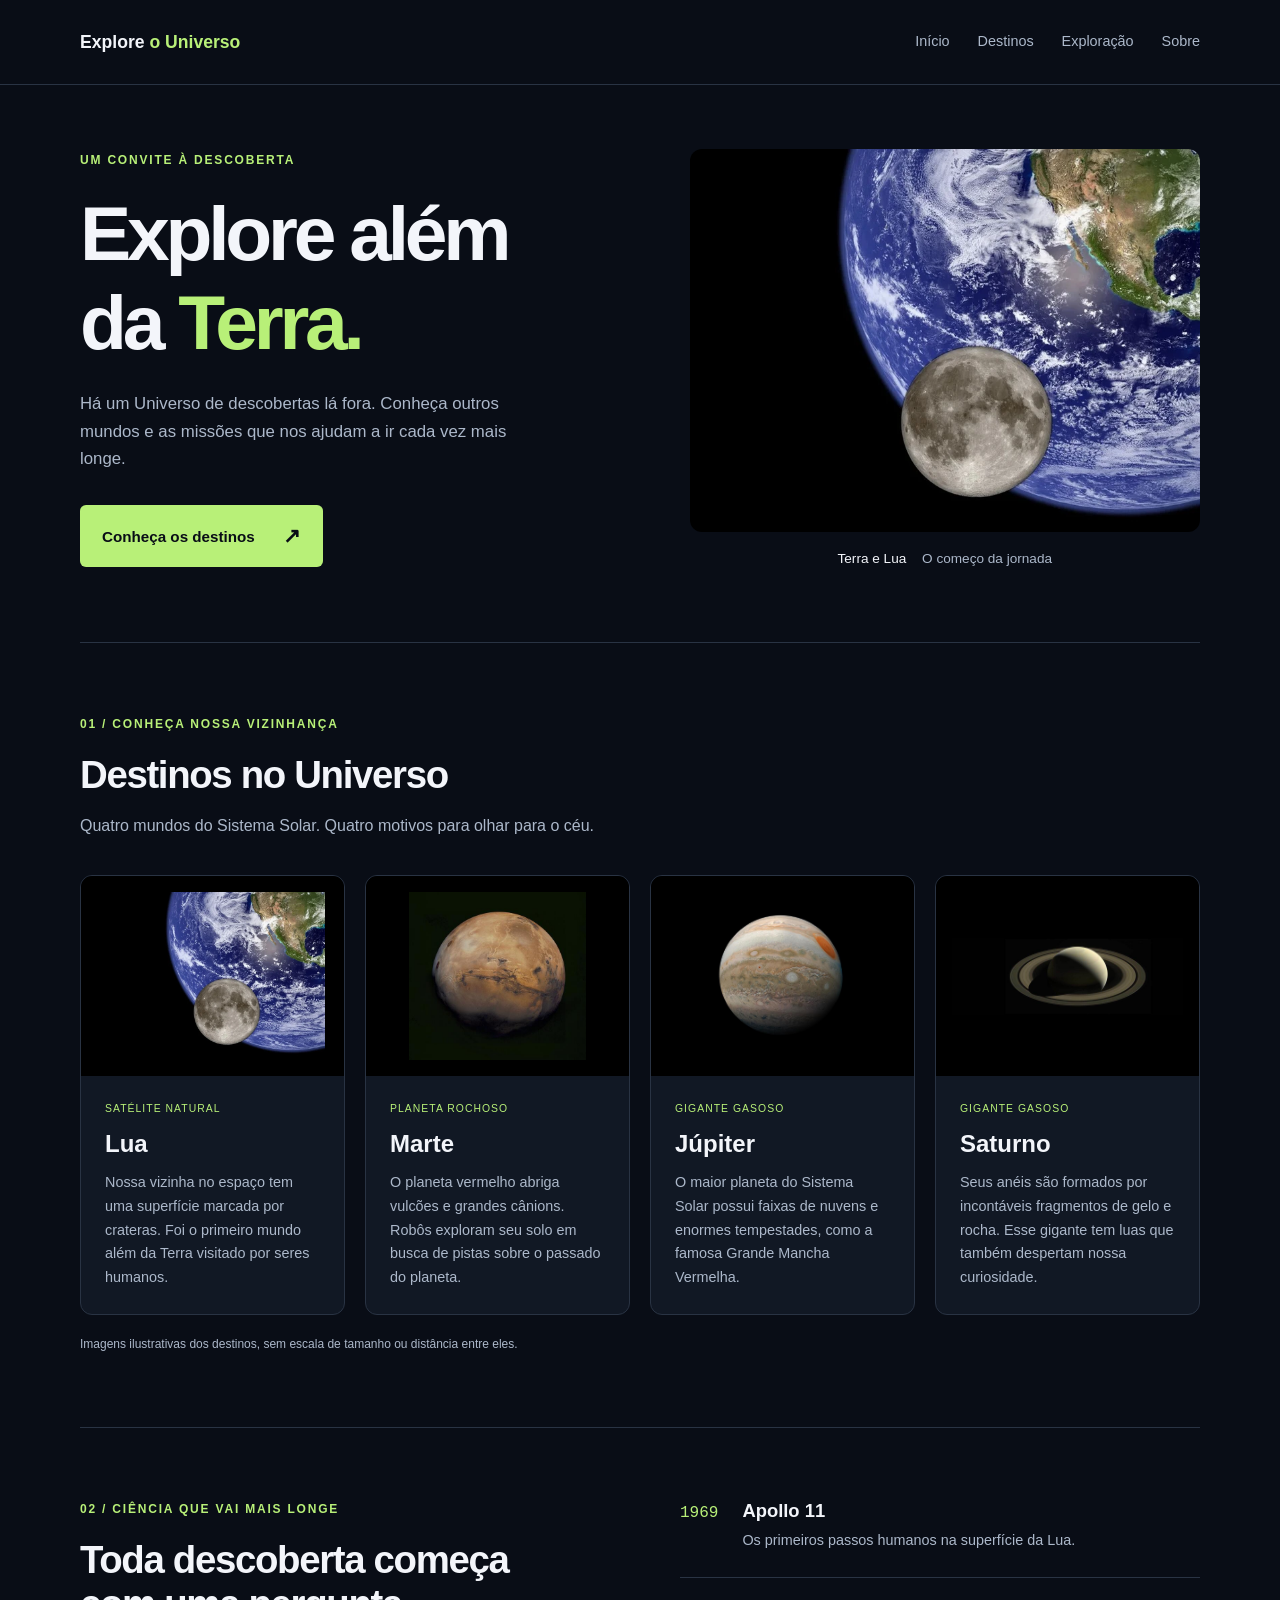
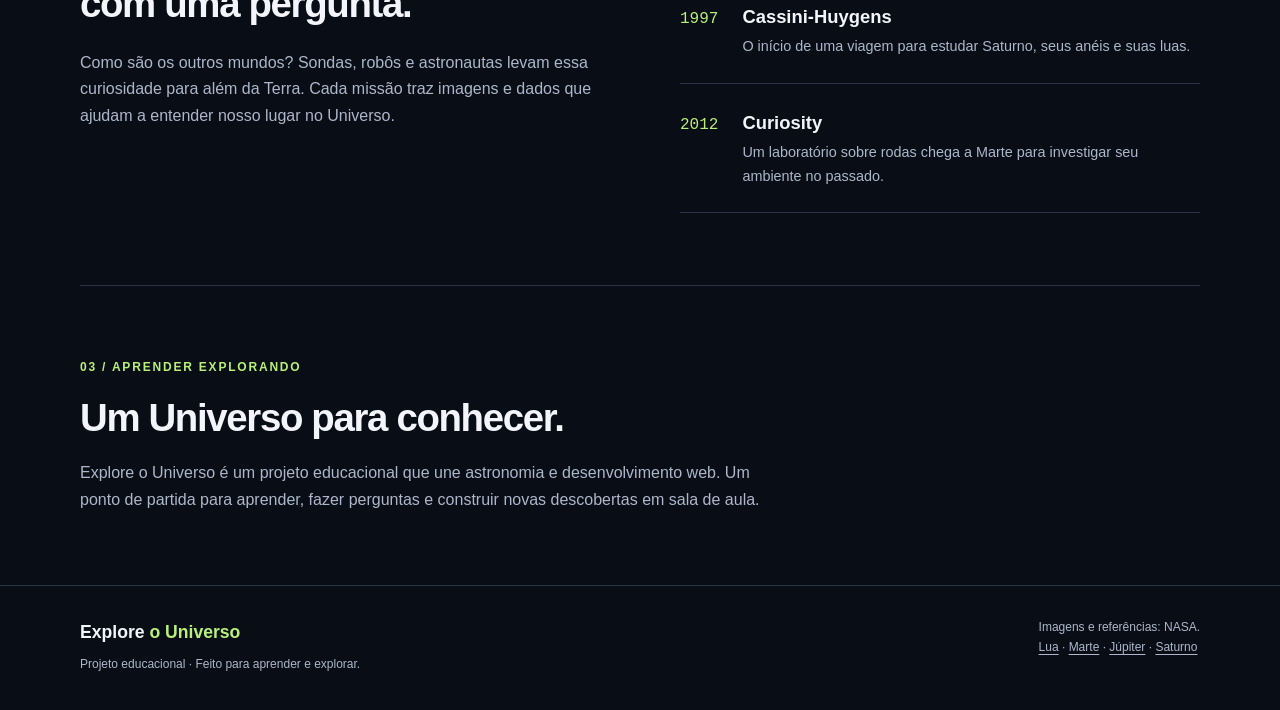
<file: versao0/index.html>
<!DOCTYPE html>
<html lang="pt-BR">
<head>
  <meta charset="UTF-8">
  <meta name="viewport" content="width=device-width, initial-scale=1.0">
  <meta name="description" content="Conheça a Lua, Marte, Júpiter e Saturno e descubra um pouco da história da exploração espacial.">
  <title>Explore o Universo</title>
  <link rel="stylesheet" href="css/estilos.css">
</head>
<body>
  <header class="cabecalho">
    <div class="container cabecalho-conteudo">
      <h1 class="marca"><a href="#inicio">Explore <span>o Universo</span></a></h1>
      <nav aria-label="Navegação principal">
        <ul class="menu">
          <li><a href="#inicio">Início</a></li>
          <li><a href="#destinos">Destinos</a></li>
          <li><a href="#exploracao">Exploração</a></li>
          <li><a href="#sobre">Sobre</a></li>
        </ul>
      </nav>
    </div>
  </header>

  <main>
    <section class="destaque container" id="inicio" aria-labelledby="titulo-destaque">
      <div class="destaque-texto">
        <p class="etiqueta">Um convite à descoberta</p>
        <h2 id="titulo-destaque">Explore além<br>da <span>Terra.</span></h2>
        <p class="introducao">Há um Universo de descobertas lá fora. Conheça outros mundos e as missões que nos ajudam a ir cada vez mais longe.</p>
        <a class="botao" href="#destinos">Conheça os destinos <span aria-hidden="true">↗</span></a>
      </div>
      <figure class="destaque-imagem">
        <img src="img/lua.webp" alt="Composição mostrando a Lua em primeiro plano e a Terra ao fundo." width="1000" height="750">
        <figcaption>Terra e Lua <span>O começo da jornada</span></figcaption>
      </figure>
    </section>

    <section class="destinos secao container" id="destinos" aria-labelledby="titulo-destinos">
      <p class="etiqueta">01 / Conheça nossa vizinhança</p>
      <h2 id="titulo-destinos">Destinos no Universo</h2>
      <p class="descricao-secao">Quatro mundos do Sistema Solar. Quatro motivos para olhar para o céu.</p>

      <div class="grade-destinos">
        <article class="card-destino">
          <img src="img/lua.webp" alt="Lua com áreas claras e escuras, em uma composição com a Terra ao fundo." width="760" height="570">
          <div class="card-conteudo">
            <p class="categoria">Satélite natural</p>
            <h3>Lua</h3>
            <p class="descricao-card">Nossa vizinha no espaço tem uma superfície marcada por crateras. Foi o primeiro mundo além da Terra visitado por seres humanos.</p>
          </div>
        </article>

        <article class="card-destino">
          <img src="img/marte.jpg" alt="Marte visto do espaço, com superfície em tons avermelhados." width="506" height="480">
          <div class="card-conteudo">
            <p class="categoria">Planeta rochoso</p>
            <h3>Marte</h3>
            <p class="descricao-card">O planeta vermelho abriga vulcões e grandes cânions. Robôs exploram seu solo em busca de pistas sobre o passado do planeta.</p>
          </div>
        </article>

        <article class="card-destino">
          <img src="img/jupiter.jpg" alt="Júpiter com faixas de nuvens e uma grande tempestade oval." width="750" height="750">
          <div class="card-conteudo">
            <p class="categoria">Gigante gasoso</p>
            <h3>Júpiter</h3>
            <p class="descricao-card">O maior planeta do Sistema Solar possui faixas de nuvens e enormes tempestades, como a famosa Grande Mancha Vermelha.</p>
          </div>
        </article>

        <article class="card-destino">
          <img src="img/saturno.jpg" alt="Saturno envolvido por seus amplos anéis, contra o fundo escuro do espaço." width="960" height="320">
          <div class="card-conteudo">
            <p class="categoria">Gigante gasoso</p>
            <h3>Saturno</h3>
            <p class="descricao-card">Seus anéis são formados por incontáveis fragmentos de gelo e rocha. Esse gigante tem luas que também despertam nossa curiosidade.</p>
          </div>
        </article>
      </div>
      <p class="nota">Imagens ilustrativas dos destinos, sem escala de tamanho ou distância entre eles.</p>
    </section>

    <section class="exploracao secao container" id="exploracao" aria-labelledby="titulo-exploracao">
      <div>
        <p class="etiqueta">02 / Ciência que vai mais longe</p>
        <h2 id="titulo-exploracao">Toda descoberta começa com uma pergunta.</h2>
        <p>Como são os outros mundos? Sondas, robôs e astronautas levam essa curiosidade para além da Terra. Cada missão traz imagens e dados que ajudam a entender nosso lugar no Universo.</p>
      </div>
      <ol class="missoes" aria-label="Marcos da exploração espacial">
        <li><span class="ano">1969</span><div><h3>Apollo 11</h3><p>Os primeiros passos humanos na superfície da Lua.</p></div></li>
        <li><span class="ano">1997</span><div><h3>Cassini-Huygens</h3><p>O início de uma viagem para estudar Saturno, seus anéis e suas luas.</p></div></li>
        <li><span class="ano">2012</span><div><h3>Curiosity</h3><p>Um laboratório sobre rodas chega a Marte para investigar seu ambiente no passado.</p></div></li>
      </ol>
    </section>

    <section class="sobre secao container" id="sobre" aria-labelledby="titulo-sobre">
      <p class="etiqueta">03 / Aprender explorando</p>
      <h2 id="titulo-sobre">Um Universo para conhecer.</h2>
      <p>Explore o Universo é um projeto educacional que une astronomia e desenvolvimento web. Um ponto de partida para aprender, fazer perguntas e construir novas descobertas em sala de aula.</p>
    </section>
  </main>

  <footer class="rodape">
    <div class="container rodape-conteudo">
      <div><p class="marca">Explore <span>o Universo</span></p><p class="texto-rodape">Projeto educacional · Feito para aprender e explorar.</p></div>
      <p class="creditos">Imagens e referências: NASA.<br>
        <a href="https://science.nasa.gov/moon/">Lua</a> ·
        <a href="https://science.nasa.gov/mars/">Marte</a> ·
        <a href="https://science.nasa.gov/jupiter/">Júpiter</a> ·
        <a href="https://science.nasa.gov/saturn/">Saturno</a>
      </p>
    </div>
  </footer>
</body>
</html>
</file>
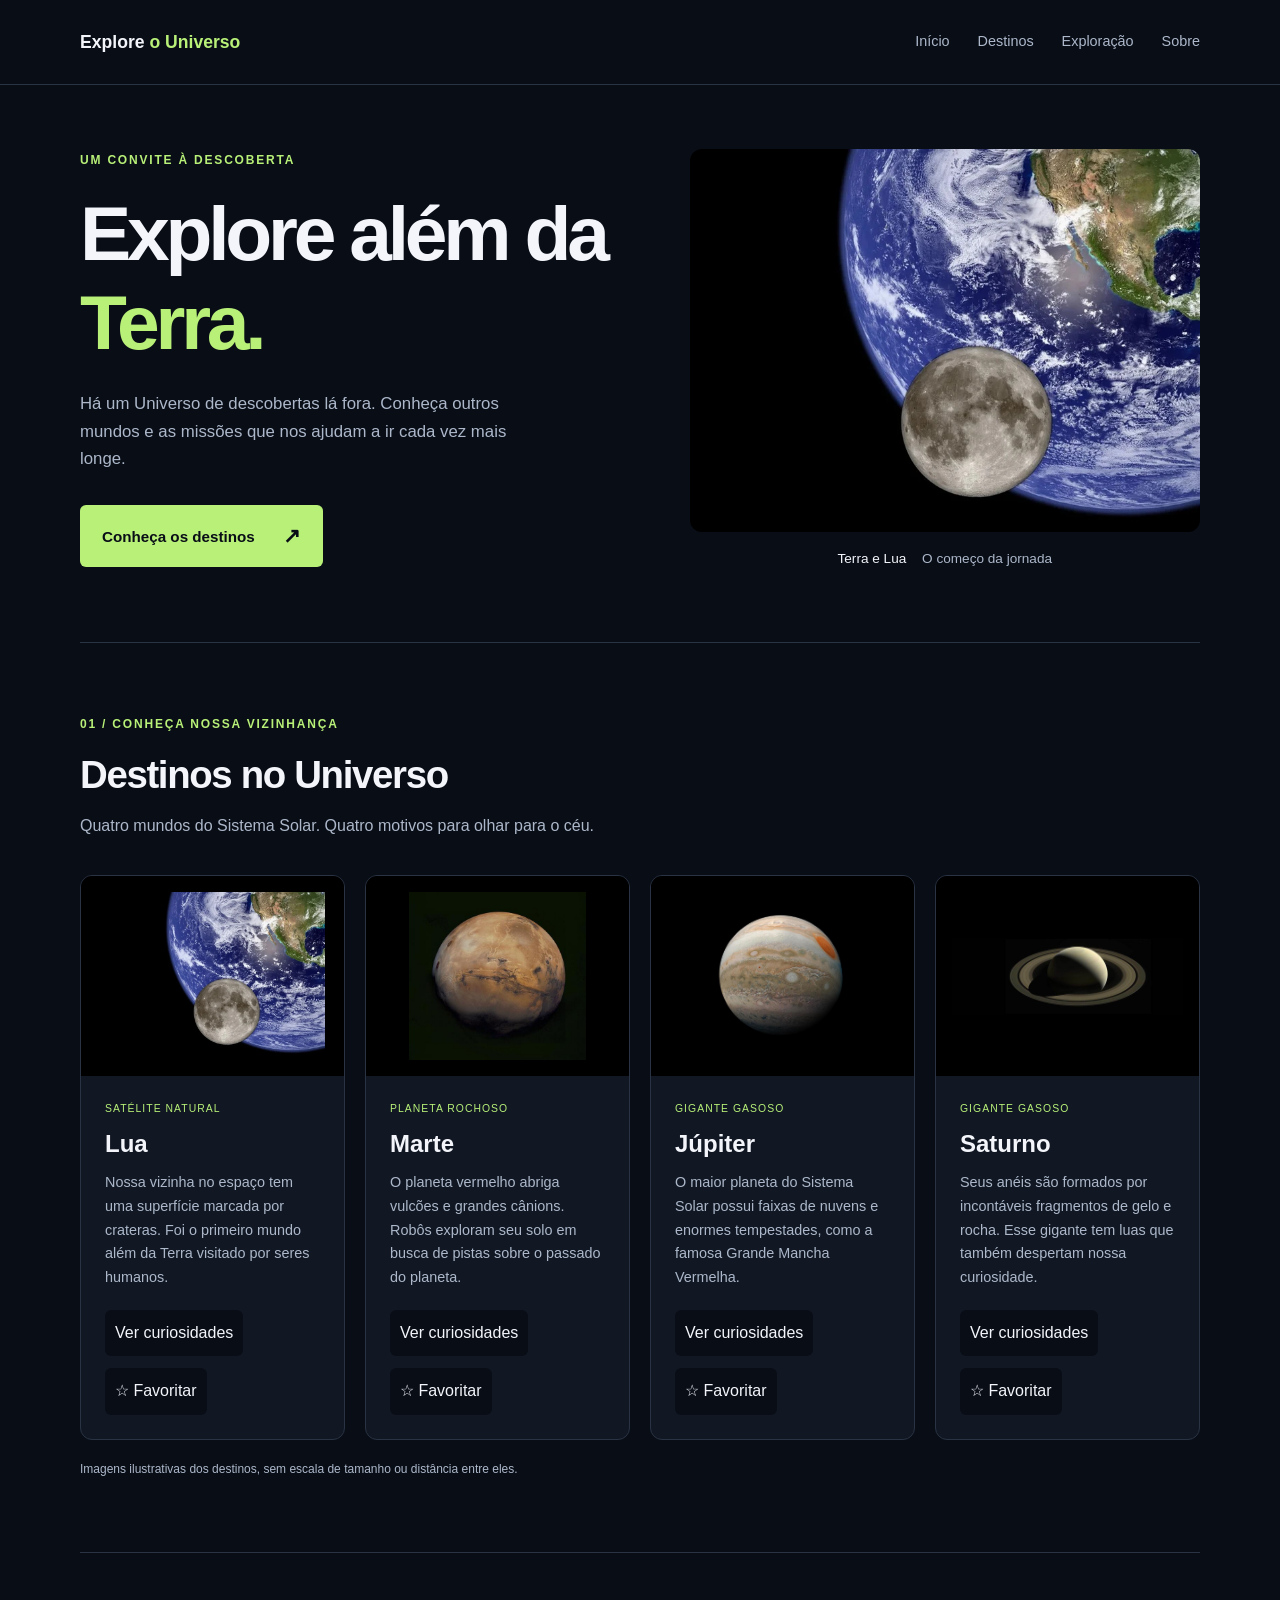
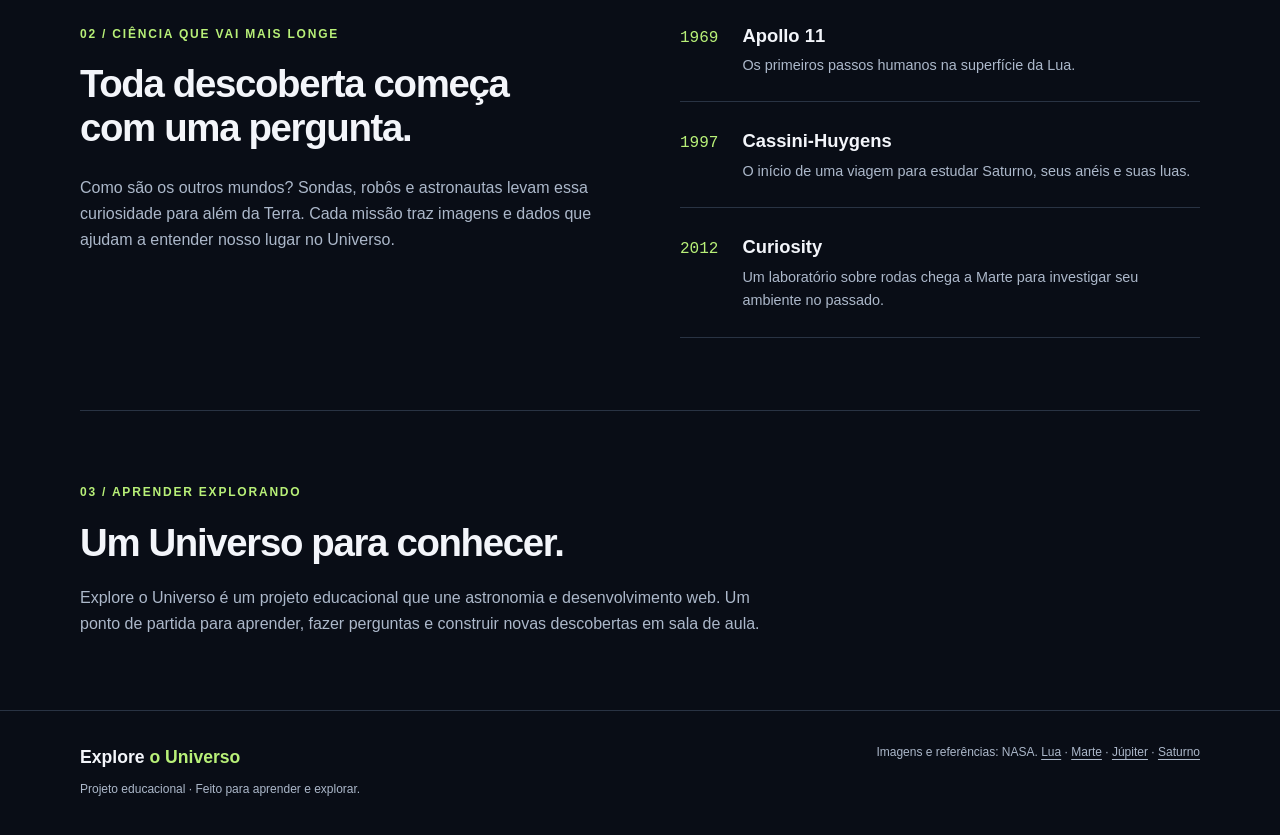
<file: versao1/index.html>
<!DOCTYPE html>
<html lang="pt-BR">
<head>
  <meta charset="UTF-8">
  <meta name="viewport" content="width=device-width, initial-scale=1.0">
  <meta name="description" content="Conheça a Lua, Marte, Júpiter e Saturno e descubra um pouco da história da exploração espacial.">
  <title>Explore o Universo</title>
  <link rel="stylesheet" href="css/estilos.css">
</head>
<body>
  <header class="cabecalho">
    <div class="container cabecalho-conteudo">
      <h1 class="marca"><a href="#inicio">Explore <span>o Universo</span></a></h1>
      <nav aria-label="Navegação principal">
        <ul class="menu">
          <li><a href="#inicio">Início</a></li>
          <li><a href="#destinos">Destinos</a></li>
          <li><a href="#exploracao">Exploração</a></li>
          <li><a href="#sobre">Sobre</a></li>
        </ul>
      </nav>
    </div>
  </header>

  <main>
    <section class="destaque container" id="inicio" aria-labelledby="titulo-destaque">
      <div class="destaque-texto">
        <p class="etiqueta">Um convite à descoberta</p>
        <h2 id="titulo-destaque">Explore além
da <span>Terra.</span></h2>
        <p class="introducao">Há um Universo de descobertas lá fora. Conheça outros mundos e as missões que nos ajudam a ir cada vez mais longe.</p>
        <a class="botao" href="#destinos">Conheça os destinos <span aria-hidden="true">↗</span></a>
      </div>
      <figure class="destaque-imagem">
        <img src="img/lua.webp" alt="Composição mostrando a Lua em primeiro plano e a Terra ao fundo." width="1000" height="750">
        <figcaption>Terra e Lua <span>O começo da jornada</span></figcaption>
      </figure>
    </section>

    <section class="destinos secao container" id="destinos" aria-labelledby="titulo-destinos">
      <p class="etiqueta">01 / Conheça nossa vizinhança</p>
      <h2 id="titulo-destinos">Destinos no Universo</h2>
      <p class="descricao-secao">Quatro mundos do Sistema Solar. Quatro motivos para olhar para o céu.</p>

      <div class="grade-destinos">
        <article class="card-destino">
          <img src="img/lua.webp" alt="Lua com áreas claras e escuras, em uma composição com a Terra ao fundo." width="760" height="570">
          <div class="card-conteudo">
            <p class="categoria">Satélite natural</p>
            <h3>Lua</h3>
            <p class="descricao-card">Nossa vizinha no espaço tem uma superfície marcada por crateras. Foi o primeiro mundo além da Terra visitado por seres humanos.</p>

            <!-- Atributos aria-* 
             Recursos importantes para sinalizar/avisar ferramentas/tecnologias
             de acessibilidade sobre diferentes estados dos elementos da página -->
            <div class="acoes-card">
              <button type="button" class="botao-curiosidade" aria-expanded="false" aria-controls="curiosidade-lua">
                Ver curiosidades
              </button>
              <button type="button" class="botao-favorito" aria-pressed="false">
                ☆ Favoritar
              </button>
            </div>

            <p class="curiosidade" id="curiosidade-lua" hidden>
              A Lua leva aproximadamente 27 dias para dar uma volta ao redor da Terra.
            </p>
          </div>
        </article>

        <article class="card-destino">
          <img src="img/marte.jpg" alt="Marte visto do espaço, com superfície em tons avermelhados." width="506" height="480">
          <div class="card-conteudo">
            <p class="categoria">Planeta rochoso</p>
            <h3>Marte</h3>
            <p class="descricao-card">O planeta vermelho abriga vulcões e grandes cânions. Robôs exploram seu solo em busca de pistas sobre o passado do planeta.</p>

            <div class="acoes-card">
              <button type="button" class="botao-curiosidade" aria-expanded="false" aria-controls="curiosidade-marte">
                Ver curiosidades
              </button>
              <button type="button" class="botao-favorito" aria-pressed="false">
                ☆ Favoritar
              </button>
            </div>

            <p class="curiosidade" id="curiosidade-marte" hidden>
              Um dia em Marte dura cerca de 24 horas e 40 minutos.
            </p>
          </div>
        </article>

        <article class="card-destino">
          <img src="img/jupiter.jpg" alt="Júpiter com faixas de nuvens e uma grande tempestade oval." width="750" height="750">
          <div class="card-conteudo">
            <p class="categoria">Gigante gasoso</p>
            <h3>Júpiter</h3>
            <p class="descricao-card">O maior planeta do Sistema Solar possui faixas de nuvens e enormes tempestades, como a famosa Grande Mancha Vermelha.</p>
            <div class="acoes-card">
              <button type="button" class="botao-curiosidade" aria-expanded="false" aria-controls="curiosidade-jupiter">
                Ver curiosidades
              </button>
              <button type="button" class="botao-favorito" aria-pressed="false">
                ☆ Favoritar
              </button>
            </div>
            <p class="curiosidade" id="curiosidade-jupiter" hidden>
              Júpiter leva cerca de 12 anos terrestres para completar uma volta ao redor do Sol.
            </p>
          </div>
        </article>

        <article class="card-destino">
          <img src="img/saturno.jpg" alt="Saturno envolvido por seus amplos anéis, contra o fundo escuro do espaço." width="960" height="320">
          <div class="card-conteudo">
            <p class="categoria">Gigante gasoso</p>
            <h3>Saturno</h3>
            <p class="descricao-card">Seus anéis são formados por incontáveis fragmentos de gelo e rocha. Esse gigante tem luas que também despertam nossa curiosidade.</p>

            <div class="acoes-card">
              <button type="button" class="botao-curiosidade" aria-expanded="false" aria-controls="curiosidade-saturno">
                Ver curiosidades
              </button>
              <button type="button" class="botao-favorito" aria-pressed="false">
                ☆ Favoritar
              </button>
            </div>
            <p class="curiosidade" id="curiosidade-saturno" hidden>
              Saturno leva aproximadamente 29 anos terrestres para completar uma volta ao redor do Sol.
            </p>

          </div>
        </article>
      </div>
      <p class="nota">Imagens ilustrativas dos destinos, sem escala de tamanho ou distância entre eles.</p>
    </section>

    <section class="exploracao secao container" id="exploracao" aria-labelledby="titulo-exploracao">
      <div>
        <p class="etiqueta">02 / Ciência que vai mais longe</p>
        <h2 id="titulo-exploracao">Toda descoberta começa com uma pergunta.</h2>
        <p>Como são os outros mundos? Sondas, robôs e astronautas levam essa curiosidade para além da Terra. Cada missão traz imagens e dados que ajudam a entender nosso lugar no Universo.</p>
      </div>
      <ol class="missoes" aria-label="Marcos da exploração espacial">
        <li><span class="ano">1969</span><div><h3>Apollo 11</h3><p>Os primeiros passos humanos na superfície da Lua.</p></div></li>
        <li><span class="ano">1997</span><div><h3>Cassini-Huygens</h3><p>O início de uma viagem para estudar Saturno, seus anéis e suas luas.</p></div></li>
        <li><span class="ano">2012</span><div><h3>Curiosity</h3><p>Um laboratório sobre rodas chega a Marte para investigar seu ambiente no passado.</p></div></li>
      </ol>
    </section>

    <section class="sobre secao container" id="sobre" aria-labelledby="titulo-sobre">
      <p class="etiqueta">03 / Aprender explorando</p>
      <h2 id="titulo-sobre">Um Universo para conhecer.</h2>
      <p>Explore o Universo é um projeto educacional que une astronomia e desenvolvimento web. Um ponto de partida para aprender, fazer perguntas e construir novas descobertas em sala de aula.</p>
    </section>
  </main>

  <footer class="rodape">
    <div class="container rodape-conteudo">
      <div><p class="marca">Explore <span>o Universo</span></p><p class="texto-rodape">Projeto educacional · Feito para aprender e explorar.</p></div>
      <p class="creditos">Imagens e referências: NASA.

        <a href="https://science.nasa.gov/moon/">Lua</a> ·
        <a href="https://science.nasa.gov/mars/">Marte</a> ·
        <a href="https://science.nasa.gov/jupiter/">Júpiter</a> ·
        <a href="https://science.nasa.gov/saturn/">Saturno</a>
      </p>
    </div>
  </footer>

  <script src="js/script.js"></script>  

</body>
</html>
</file>
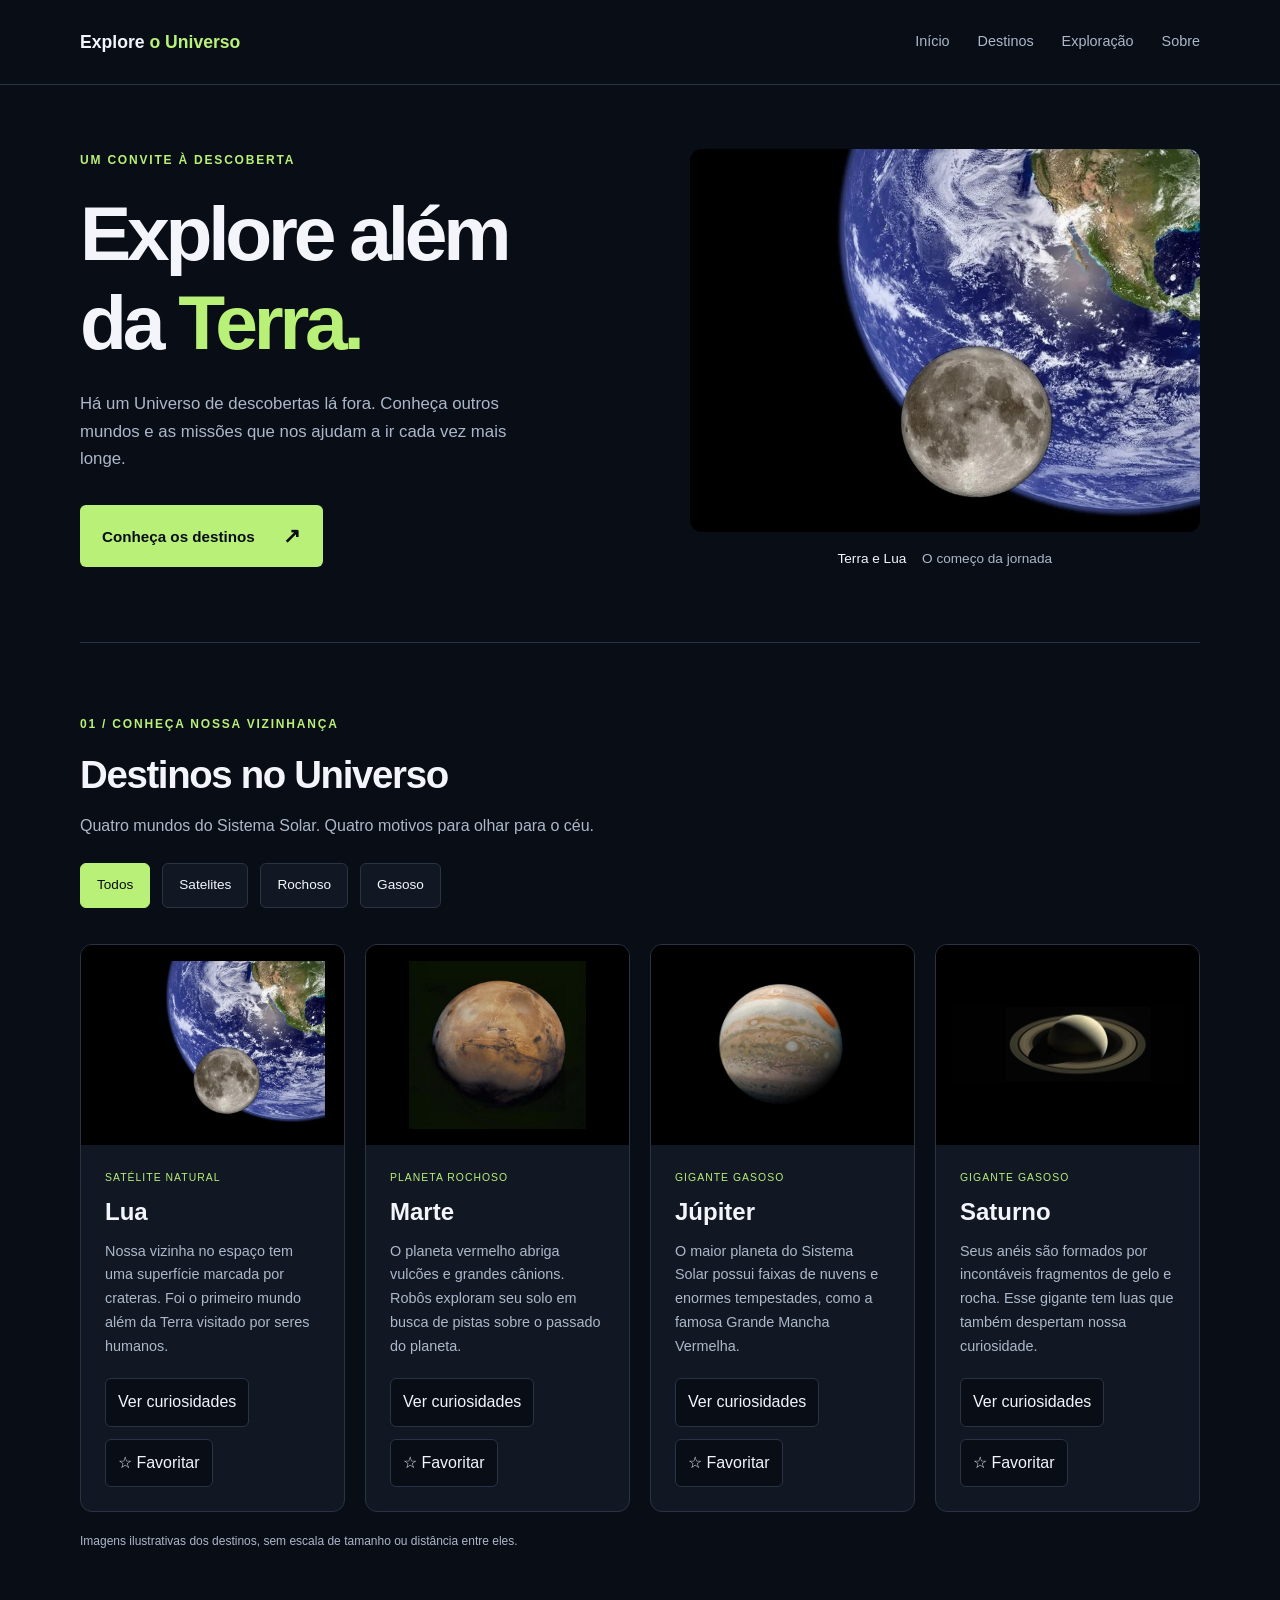
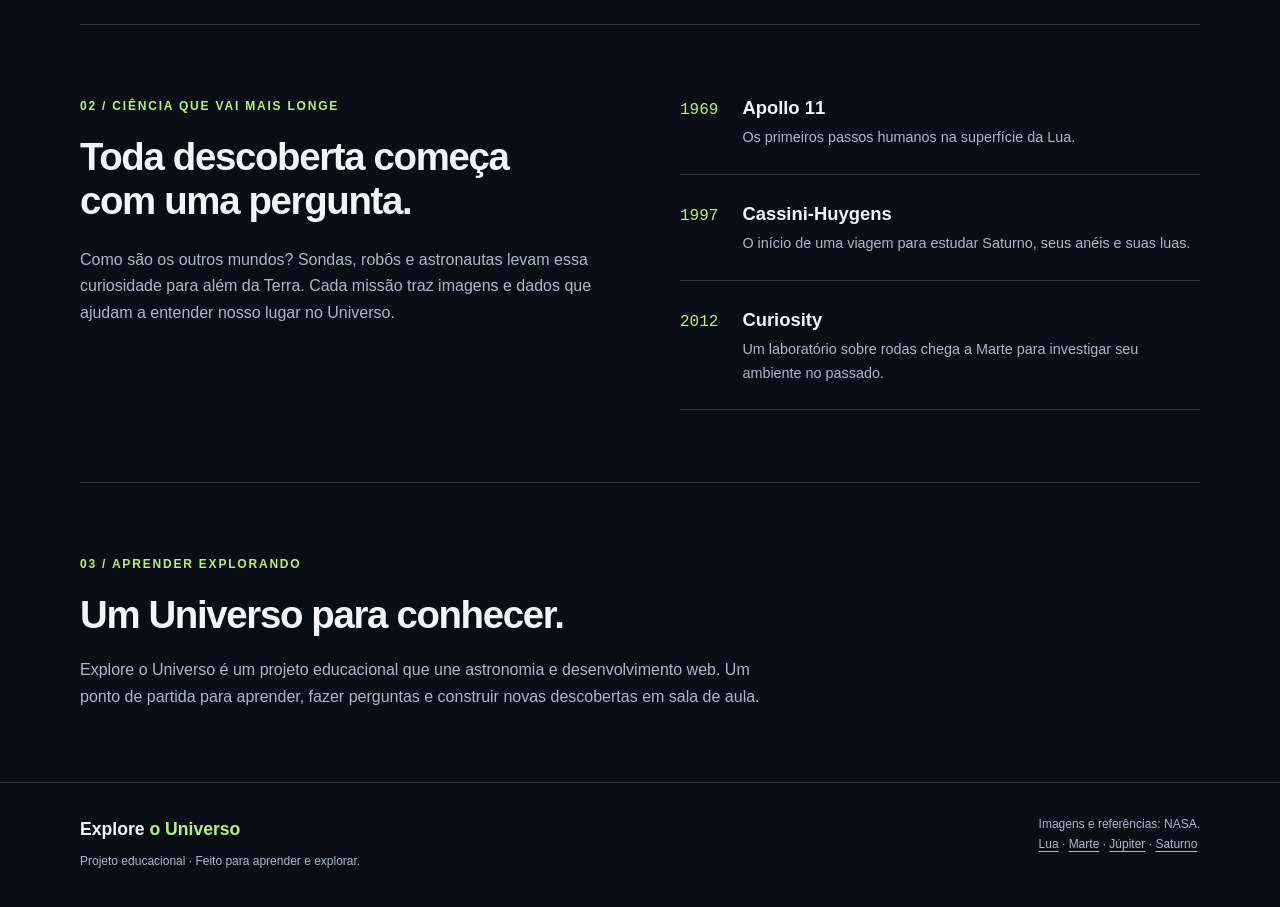
<file: versao2/index.html>
<!DOCTYPE html>
<html lang="pt-BR">
<head>
  <meta charset="UTF-8">
  <meta name="viewport" content="width=device-width, initial-scale=1.0">
  <meta name="description" content="Conheça a Lua, Marte, Júpiter e Saturno e descubra um pouco da história da exploração espacial.">
  <title>Explore o Universo</title>
  <link rel="stylesheet" href="css/estilos.css">
</head>
<body>
  <header class="cabecalho">
    <div class="container cabecalho-conteudo">
      <h1 class="marca"><a href="#inicio">Explore <span>o Universo</span></a></h1>
      <nav aria-label="Navegação principal">
        <ul class="menu">
          <li><a href="#inicio">Início</a></li>
          <li><a href="#destinos">Destinos</a></li>
          <li><a href="#exploracao">Exploração</a></li>
          <li><a href="#sobre">Sobre</a></li>
        </ul>
      </nav>
    </div>
  </header>
 
  <main>
    <section class="destaque container" id="inicio" aria-labelledby="titulo-destaque">
      <div class="destaque-texto">
        <p class="etiqueta">Um convite à descoberta</p>
        <h2 id="titulo-destaque">Explore além<br>da <span>Terra.</span></h2>
        <p class="introducao">Há um Universo de descobertas lá fora. Conheça outros mundos e as missões que nos ajudam a ir cada vez mais longe.</p>
        <a class="botao" href="#destinos">Conheça os destinos <span aria-hidden="true">↗</span></a>
      </div>
      <figure class="destaque-imagem">
        <img src="img/lua.webp" alt="Composição mostrando a Lua em primeiro plano e a Terra ao fundo." width="1000" height="750">
        <figcaption>Terra e Lua <span>O começo da jornada</span></figcaption>
      </figure>
    </section>
 
    <section class="destinos secao container" id="destinos" aria-labelledby="titulo-destinos">
      <p class="etiqueta">01 / Conheça nossa vizinhança</p>
      <h2 id="titulo-destinos">Destinos no Universo</h2>
      <p class="descricao-secao">Quatro mundos do Sistema Solar. Quatro motivos para olhar para o céu.</p>
 
      <div class="filtros-destinos" role="group" aria-label="Filtrar destinos por categoria">
 
        <button data-filtro="todos" type="button" aria-pressed="true" class="filtro-ativo">Todos</button>
 
        <button data-filtro="satelite" type="button" aria-pressed="false">Satelites</button>
 
        <button data-filtro="rochoso" type="button" aria-pressed="false">Rochoso</button>
 
        <button data-filtro="gasoso"type="button" aria-pressed="false">Gasoso</button>
      </div>
 
      <div class="grade-destinos">
        <article class="card-destino" data-categoria="satelite">
          <img src="img/lua.webp" alt="Lua com áreas claras e escuras, em uma composição com a Terra ao fundo." width="760" height="570">
          <div class="card-conteudo">
            <p class="categoria">Satélite natural</p>
            <h3>Lua</h3>
            <p class="descricao-card">Nossa vizinha no espaço tem uma superfície marcada por crateras. Foi o primeiro mundo além da Terra visitado por seres humanos.</p>
 
            <!-- Atributos aria-*
             Recursos importantes para sinalizar/avisar ferramentas/tecnologias
             de acessibilidade sobre diferentes estados dos elementos da página -->
            <div class="acoes-card">
              <button type="button" class="botao-curiosidade" aria-expanded="false" aria-controls="S-lua">
                Ver curiosidades
              </button>
              <button type="button" class="botao-favorito" aria-pressed="false">
                ☆ Favoritar
              </button>
            </div>
 
            <p class="curiosidade" id="curiosidade-lua" hidden>
              A Lua leva aproximadamente 27 dias para dar uma volta ao redor da Terra.
            </p>
          </div>
        </article>
 
        <article class="card-destino" data-categoria="rochoso">
          <img src="img/marte.jpg" alt="Marte visto do espaço, com superfície em tons avermelhados." width="506" height="480">
          <div class="card-conteudo">
            <p class="categoria">Planeta rochoso</p>
            <h3>Marte</h3>
            <p class="descricao-card">O planeta vermelho abriga vulcões e grandes cânions. Robôs exploram seu solo em busca de pistas sobre o passado do planeta.</p>
 
            <div class="acoes-card">
              <button type="button" class="botao-curiosidade" aria-expanded="false" aria-controls="curiosidade-marte">
                Ver curiosidades
              </button>
              <button type="button" class="botao-favorito" aria-pressed="false">
                ☆ Favoritar
              </button>
            </div>
 
            <p class="curiosidade" id="curiosidade-marte" hidden>
              Um dia em Marte dura cerca de 24 horas e 40 minutos.
            </p>
          </div>
        </article>
 
        <article class="card-destino" data-categoria="gasoso">
          <img src="img/jupiter.jpg" alt="Júpiter com faixas de nuvens e uma grande tempestade oval." width="750" height="750">
          <div class="card-conteudo">
            <p class="categoria">Gigante gasoso</p>
            <h3>Júpiter</h3>
            <p class="descricao-card">O maior planeta do Sistema Solar possui faixas de nuvens e enormes tempestades, como a famosa Grande Mancha Vermelha.</p>
            <div class="acoes-card">
              <button type="button" class="botao-curiosidade" aria-expanded="false" aria-controls="curiosidade-jupiter">
                Ver curiosidades
              </button>
              <button type="button" class="botao-favorito" aria-pressed="false">
                ☆ Favoritar
              </button>
            </div>
            <p class="curiosidade" id="curiosidade-jupiter" hidden>
              Júpiter leva cerca de 12 anos terrestres para completar uma volta ao redor do Sol.
            </p>
          </div>
        </article>
 
        <article class="card-destino" data-categoria="gasoso">
          <img src="img/saturno.jpg" alt="Saturno envolvido por seus amplos anéis, contra o fundo escuro do espaço." width="960" height="320">
          <div class="card-conteudo">
            <p class="categoria">Gigante gasoso</p>
            <h3>Saturno</h3>
            <p class="descricao-card">Seus anéis são formados por incontáveis fragmentos de gelo e rocha. Esse gigante tem luas que também despertam nossa curiosidade.</p>
 
            <div class="acoes-card">
              <button type="button" class="botao-curiosidade" aria-expanded="false" aria-controls="curiosidade-saturno">
                Ver curiosidades
              </button>
              <button type="button" class="botao-favorito" aria-pressed="false">
                ☆ Favoritar
              </button>
            </div>
            <p class="curiosidade" id="curiosidade-saturno" hidden>
              Saturno leva aproximadamente 29 anos terrestres para completar uma volta ao redor do Sol.
            </p>
 
          </div>
        </article>
      </div>
      <p class="nota">Imagens ilustrativas dos destinos, sem escala de tamanho ou distância entre eles.</p>
    </section>
 
    <section class="exploracao secao container" id="exploracao" aria-labelledby="titulo-exploracao">
      <div>
        <p class="etiqueta">02 / Ciência que vai mais longe</p>
        <h2 id="titulo-exploracao">Toda descoberta começa com uma pergunta.</h2>
        <p>Como são os outros mundos? Sondas, robôs e astronautas levam essa curiosidade para além da Terra. Cada missão traz imagens e dados que ajudam a entender nosso lugar no Universo.</p>
      </div>
      <ol class="missoes" aria-label="Marcos da exploração espacial">
        <li><span class="ano">1969</span><div><h3>Apollo 11</h3><p>Os primeiros passos humanos na superfície da Lua.</p></div></li>
        <li><span class="ano">1997</span><div><h3>Cassini-Huygens</h3><p>O início de uma viagem para estudar Saturno, seus anéis e suas luas.</p></div></li>
        <li><span class="ano">2012</span><div><h3>Curiosity</h3><p>Um laboratório sobre rodas chega a Marte para investigar seu ambiente no passado.</p></div></li>
      </ol>
    </section>
 
    <section class="sobre secao container" id="sobre" aria-labelledby="titulo-sobre">
      <p class="etiqueta">03 / Aprender explorando</p>
      <h2 id="titulo-sobre">Um Universo para conhecer.</h2>
      <p>Explore o Universo é um projeto educacional que une astronomia e desenvolvimento web. Um ponto de partida para aprender, fazer perguntas e construir novas descobertas em sala de aula.</p>
    </section>
  </main>
 
  <footer class="rodape">
    <div class="container rodape-conteudo">
      <div><p class="marca">Explore <span>o Universo</span></p><p class="texto-rodape">Projeto educacional · Feito para aprender e explorar.</p></div>
      <p class="creditos">Imagens e referências: NASA.<br>
        <a href="https://science.nasa.gov/moon/">Lua</a> ·
        <a href="https://science.nasa.gov/mars/">Marte</a> ·
        <a href="https://science.nasa.gov/jupiter/">Júpiter</a> ·
        <a href="https://science.nasa.gov/saturn/">Saturno</a>
      </p>
    </div>
  </footer>
 
  <script src="js/script.js"></script>  
 
</body>
</htm
</file>
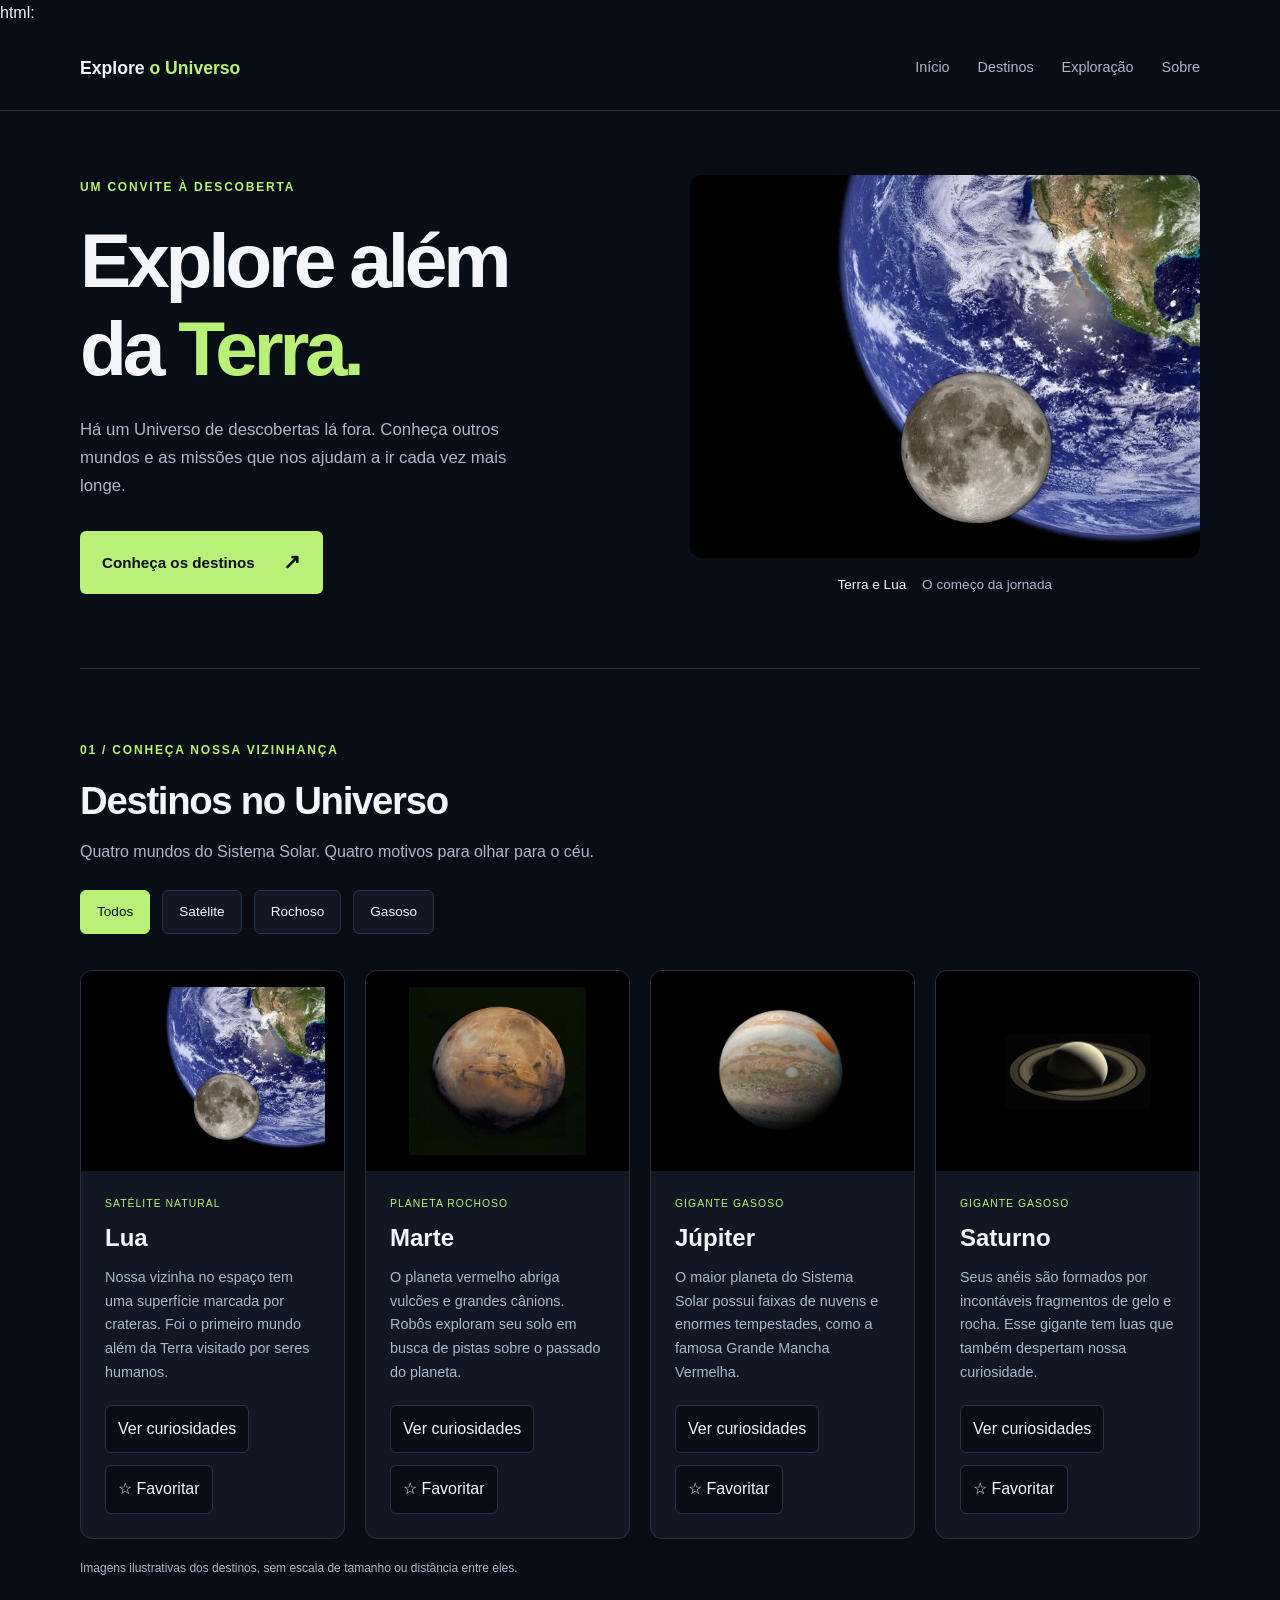
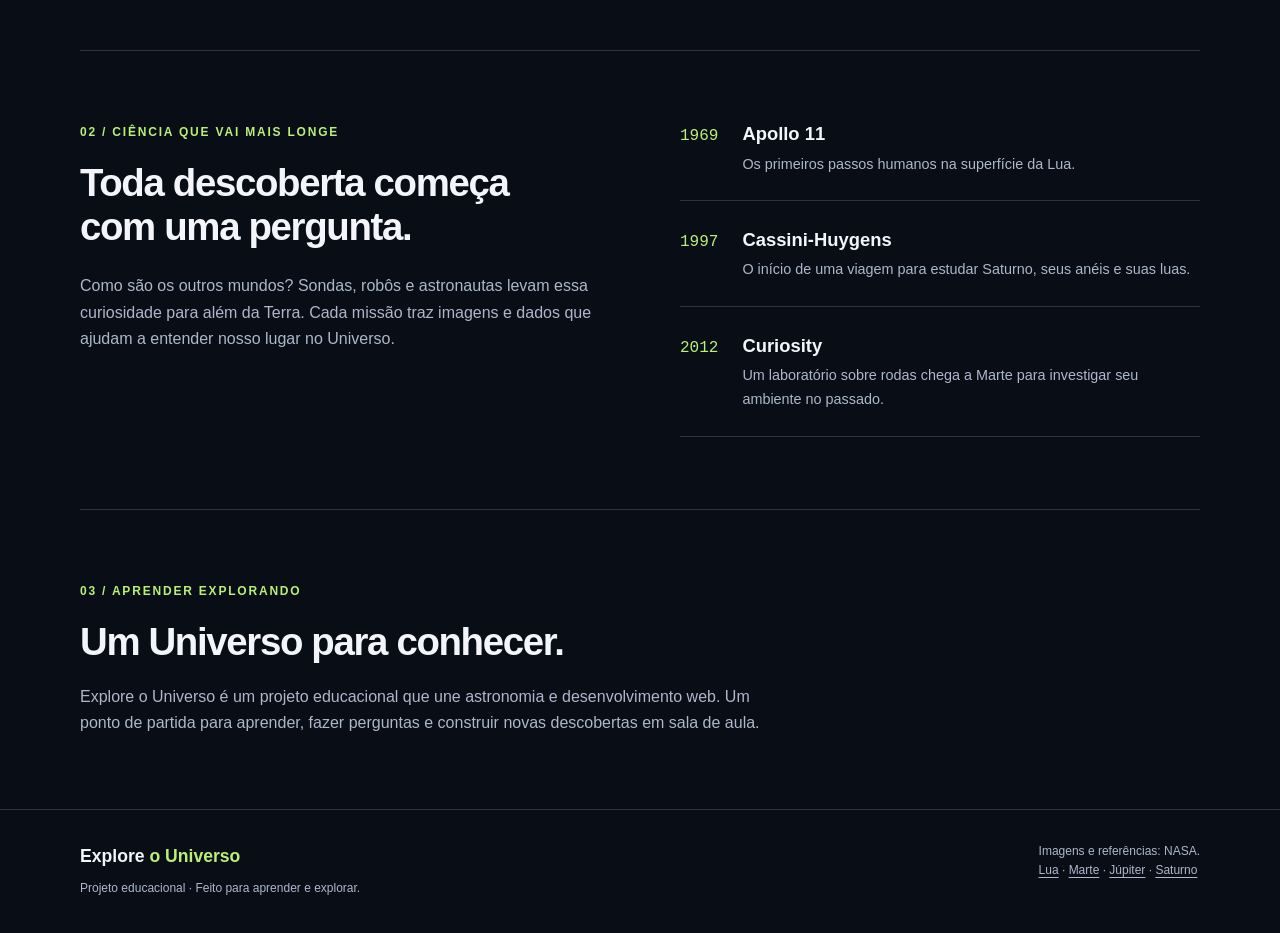
<file: versao3/index.html>
html:
<!DOCTYPE html>
<html lang="pt-BR">

<head>
  <meta charset="UTF-8">
  <meta name="viewport" content="width=device-width, initial-scale=1.0">
  <meta name="description"
    content="Conheça a Lua, Marte, Júpiter e Saturno e descubra um pouco da história da exploração espacial.">
  <title>Explore o Universo</title>
  <link rel="stylesheet" href="css/estilos.css">
</head>

<body>
  <header class="cabecalho">
    <div class="container cabecalho-conteudo">
      <h1 class="marca"><a href="#inicio">Explore <span>o Universo</span></a></h1>

      <button class="botao-menu" aria-expanded="false" aria-controls="navegacao-principal" type="button">☰ Menu</button>

      <nav aria-label="Navegação principal" id="navegacao-principal" class="navegacao-principal">
        <ul class="menu">
          <li><a href="#inicio">Início</a></li>
          <li><a href="#destinos">Destinos</a></li>
          <li><a href="#exploracao">Exploração</a></li>
          <li><a href="#sobre">Sobre</a></li>
        </ul>
      </nav>
    </div>
  </header>

  <main>
    <section class="destaque container" id="inicio" aria-labelledby="titulo-destaque">
      <div class="destaque-texto">
        <p class="etiqueta">Um convite à descoberta</p>
        <h2 id="titulo-destaque">Explore além<br>da <span>Terra.</span></h2>
        <p class="introducao">Há um Universo de descobertas lá fora. Conheça outros mundos e as missões que nos ajudam a
          ir cada vez mais longe.</p>
        <a class="botao" href="#destinos">Conheça os destinos <span aria-hidden="true">↗</span></a>
      </div>
      <figure class="destaque-imagem">
        <img src="img/lua.webp" alt="Composição mostrando a Lua em primeiro plano e a Terra ao fundo." width="1000"
          height="750">
        <figcaption>Terra e Lua <span>O começo da jornada</span></figcaption>
      </figure>
    </section>

    <section class="destinos secao container" id="destinos" aria-labelledby="titulo-destinos">
      <p class="etiqueta">01 / Conheça nossa vizinhança</p>
      <h2 id="titulo-destinos">Destinos no Universo</h2>
      <p class="descricao-secao">Quatro mundos do Sistema Solar. Quatro motivos para olhar para o céu.</p>

      <!-- DIV com o papel/finalidade de um grupo de botões -->
      <!-- Usamos o aria-label para descrever/detalhar a finalidade
       desse grupo de botões -->
      <div class="filtros-destinos" role="group" aria-label="Filtrar destinos por categoria">
        <button data-filtro="todos" type="button" class="filtro-ativo" aria-pressed="true">Todos</button>
        <button data-filtro="satelite" type="button" aria-pressed="false">Satélite</button>
        <button data-filtro="rochoso" type="button" aria-pressed="false">Rochoso</button>
        <button data-filtro="gasoso" type="button" aria-pressed="false">Gasoso</button>
      </div>

      <div class="grade-destinos">
        <article class="card-destino" data-categoria="satelite">
          <img src="img/lua.webp" alt="Lua com áreas claras e escuras, em uma composição com a Terra ao fundo."
            width="760" height="570">
          <div class="card-conteudo">
            <p class="categoria">Satélite natural</p>
            <h3>Lua</h3>
            <p class="descricao-card">Nossa vizinha no espaço tem uma superfície marcada por crateras. Foi o primeiro
              mundo além da Terra visitado por seres humanos.</p>

            <!-- Atributos aria-*
             Recursos importantes para sinalizar/avisar ferramentas/tecnologias
             de acessibilidade sobre diferentes estados dos elementos da página -->
            <div class="acoes-card">
              <button type="button" class="botao-curiosidade" aria-expanded="false" aria-controls="curiosidade-lua">
                Ver curiosidades
              </button>
              <button type="button" class="botao-favorito" aria-pressed="false">
                ☆ Favoritar
              </button>
            </div>

            <p class="curiosidade" id="curiosidade-lua" hidden>
              A Lua leva aproximadamente 27 dias para dar uma volta ao redor da Terra.
            </p>
          </div>
        </article>

        <article class="card-destino" data-categoria="rochoso">
          <img src="img/marte.jpg" alt="Marte visto do espaço, com superfície em tons avermelhados." width="506"
            height="480">
          <div class="card-conteudo">
            <p class="categoria">Planeta rochoso</p>
            <h3>Marte</h3>
            <p class="descricao-card">O planeta vermelho abriga vulcões e grandes cânions. Robôs exploram seu solo em
              busca de pistas sobre o passado do planeta.</p>

            <div class="acoes-card">
              <button type="button" class="botao-curiosidade" aria-expanded="false" aria-controls="curiosidade-marte">
                Ver curiosidades
              </button>
              <button type="button" class="botao-favorito" aria-pressed="false">
                ☆ Favoritar
              </button>
            </div>

            <p class="curiosidade" id="curiosidade-marte" hidden>
              Um dia em Marte dura cerca de 24 horas e 40 minutos.
            </p>
          </div>
        </article>

        <article class="card-destino" data-categoria="gasoso">
          <img src="img/jupiter.jpg" alt="Júpiter com faixas de nuvens e uma grande tempestade oval." width="750"
            height="750">
          <div class="card-conteudo">
            <p class="categoria">Gigante gasoso</p>
            <h3>Júpiter</h3>
            <p class="descricao-card">O maior planeta do Sistema Solar possui faixas de nuvens e enormes tempestades,
              como a famosa Grande Mancha Vermelha.</p>
            <div class="acoes-card">
              <button type="button" class="botao-curiosidade" aria-expanded="false" aria-controls="curiosidade-jupiter">
                Ver curiosidades
              </button>
              <button type="button" class="botao-favorito" aria-pressed="false">
                ☆ Favoritar
              </button>
            </div>
            <p class="curiosidade" id="curiosidade-jupiter" hidden>
              Júpiter leva cerca de 12 anos terrestres para completar uma volta ao redor do Sol.
            </p>
          </div>
        </article>

        <article class="card-destino" data-categoria="gasoso">
          <img src="img/saturno.jpg" alt="Saturno envolvido por seus amplos anéis, contra o fundo escuro do espaço."
            width="960" height="320">
          <div class="card-conteudo">
            <p class="categoria">Gigante gasoso</p>
            <h3>Saturno</h3>
            <p class="descricao-card">Seus anéis são formados por incontáveis fragmentos de gelo e rocha. Esse gigante
              tem luas que também despertam nossa curiosidade.</p>

            <div class="acoes-card">
              <button type="button" class="botao-curiosidade" aria-expanded="false" aria-controls="curiosidade-saturno">
                Ver curiosidades
              </button>
              <button type="button" class="botao-favorito" aria-pressed="false">
                ☆ Favoritar
              </button>
            </div>
            <p class="curiosidade" id="curiosidade-saturno" hidden>
              Saturno leva aproximadamente 29 anos terrestres para completar uma volta ao redor do Sol.
            </p>

          </div>
        </article>
      </div>
      <p class="nota">Imagens ilustrativas dos destinos, sem escala de tamanho ou distância entre eles.</p>
    </section>

    <section class="exploracao secao container" id="exploracao" aria-labelledby="titulo-exploracao">
      <div>
        <p class="etiqueta">02 / Ciência que vai mais longe</p>
        <h2 id="titulo-exploracao">Toda descoberta começa com uma pergunta.</h2>
        <p>Como são os outros mundos? Sondas, robôs e astronautas levam essa curiosidade para além da Terra. Cada missão
          traz imagens e dados que ajudam a entender nosso lugar no Universo.</p>
      </div>
      <ol class="missoes" aria-label="Marcos da exploração espacial">
        <li><span class="ano">1969</span>
          <div>
            <h3>Apollo 11</h3>
            <p>Os primeiros passos humanos na superfície da Lua.</p>
          </div>
        </li>
        <li><span class="ano">1997</span>
          <div>
            <h3>Cassini-Huygens</h3>
            <p>O início de uma viagem para estudar Saturno, seus anéis e suas luas.</p>
          </div>
        </li>
        <li><span class="ano">2012</span>
          <div>
            <h3>Curiosity</h3>
            <p>Um laboratório sobre rodas chega a Marte para investigar seu ambiente no passado.</p>
          </div>
        </li>
      </ol>
    </section>

    <section class="sobre secao container" id="sobre" aria-labelledby="titulo-sobre">
      <p class="etiqueta">03 / Aprender explorando</p>
      <h2 id="titulo-sobre">Um Universo para conhecer.</h2>
      <p>Explore o Universo é um projeto educacional que une astronomia e desenvolvimento web. Um ponto de partida para
        aprender, fazer perguntas e construir novas descobertas em sala de aula.</p>
    </section>
  </main>

  <footer class="rodape">
    <div class="container rodape-conteudo">
      <div>
        <p class="marca">Explore <span>o Universo</span></p>
        <p class="texto-rodape">Projeto educacional · Feito para aprender e explorar.</p>
      </div>
      <p class="creditos">Imagens e referências: NASA.<br>
        <a href="https://science.nasa.gov/moon/">Lua</a> ·
        <a href="https://science.nasa.gov/mars/">Marte</a> ·
        <a href="https://science.nasa.gov/jupiter/">Júpiter</a> ·
        <a href="https://science.nasa.gov/saturn/">Saturno</a>
      </p>
    </div>
  </footer>

  <script src="js/script.js"></script>

</body>

</html>
</file>
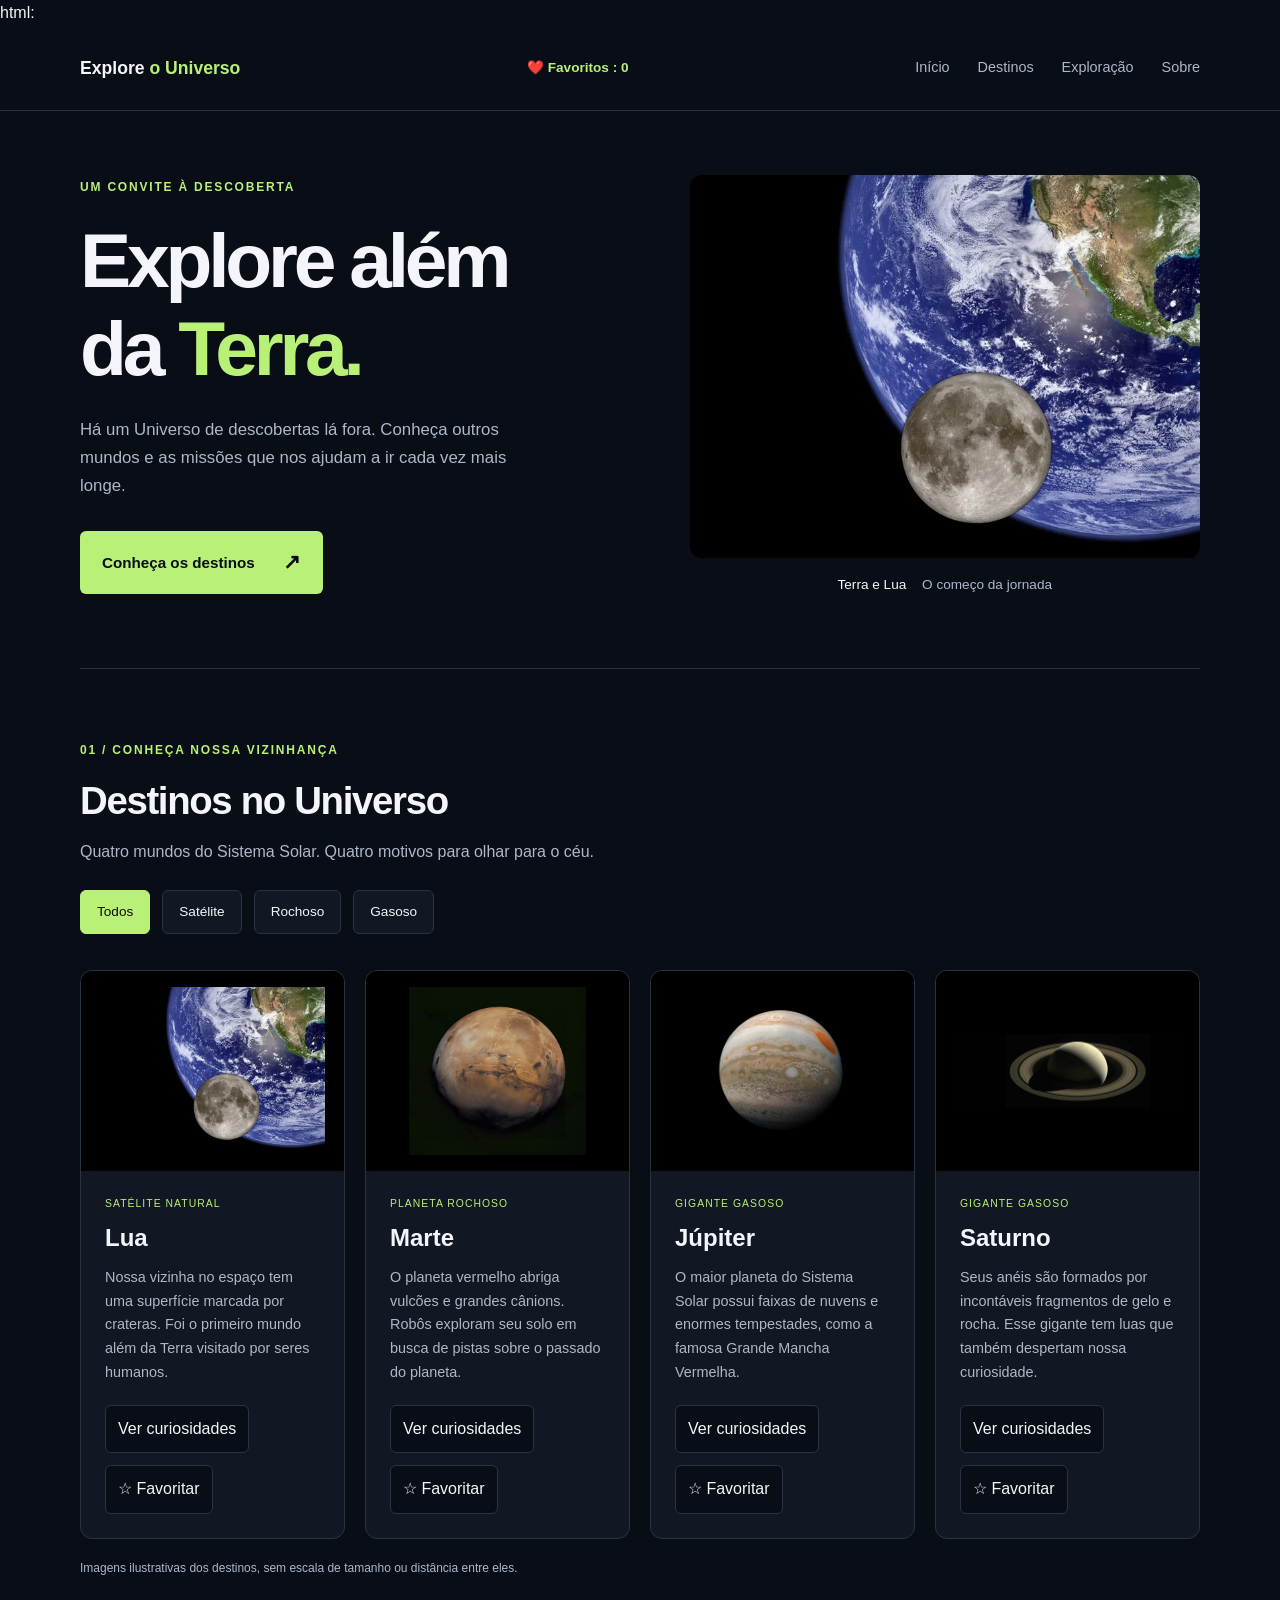
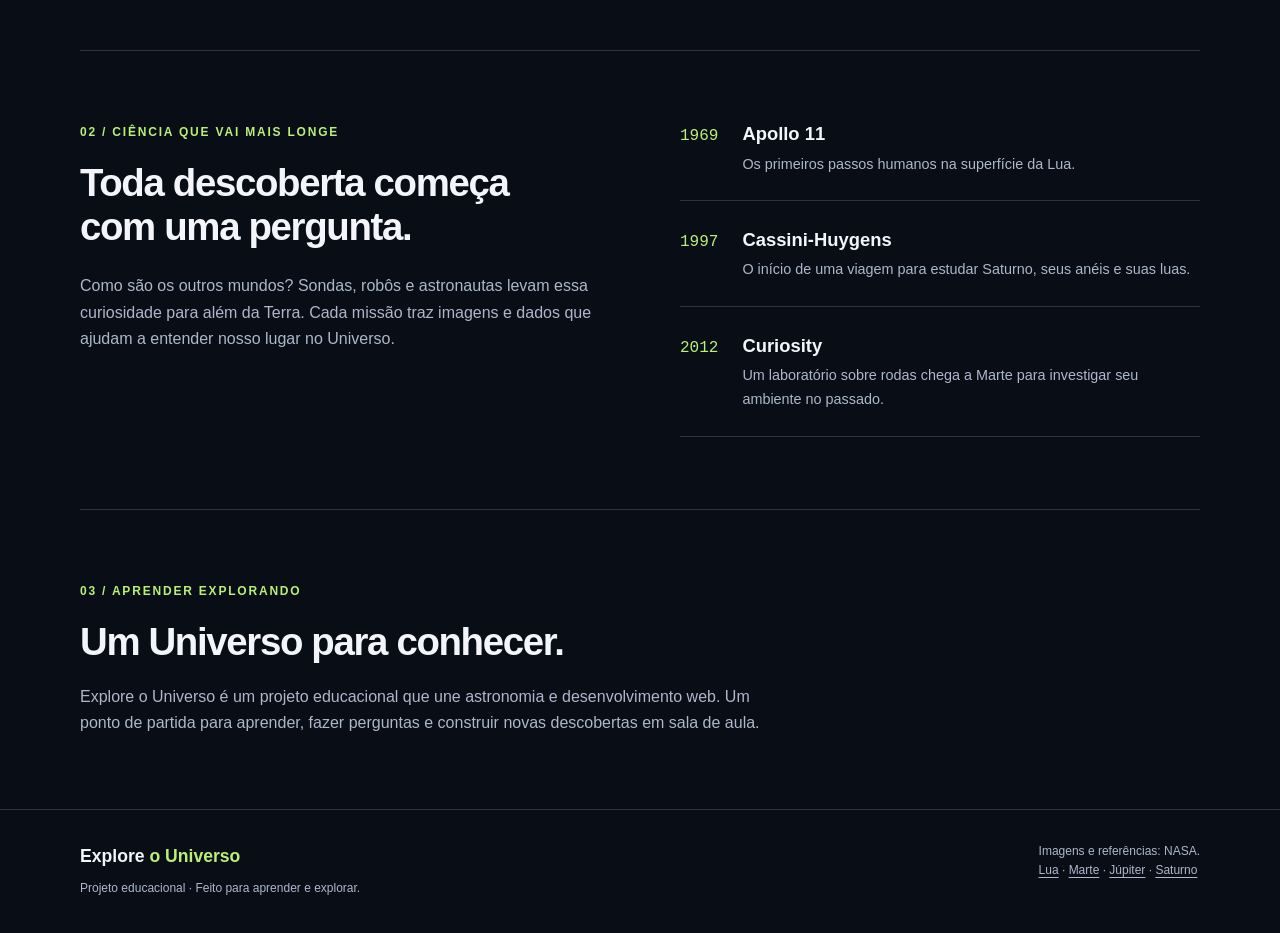
<file: versao4/index.html>
html:
<!DOCTYPE html>
<html lang="pt-BR">

<head>
  <meta charset="UTF-8">
  <meta name="viewport" content="width=device-width, initial-scale=1.0">
  <meta name="description"
    content="Conheça a Lua, Marte, Júpiter e Saturno e descubra um pouco da história da exploração espacial.">
  <title>Explore o Universo</title>
  <link rel="stylesheet" href="css/estilos.css">
</head>

<body>
  <header class="cabecalho">
    <div class="container cabecalho-conteudo">
      <h1 class="marca"><a href="#inicio">Explore <span>o Universo</span></a></h1>


      <p class="contador-favoritos">❤️ Favoritos : <span id="quantidade-favoritos">0</span></p>


      <button class="botao-menu" aria-expanded="false" aria-controls="navegacao-principal" type="button">☰ Menu</button>

      <nav aria-label="Navegação principal" id="navegacao-principal" class="navegacao-principal">
        <ul class="menu">
          <li><a href="#inicio">Início</a></li>
          <li><a href="#destinos">Destinos</a></li>
          <li><a href="#exploracao">Exploração</a></li>
          <li><a href="#sobre">Sobre</a></li>
        </ul>
      </nav>
    </div>
  </header>

  <main>
    <section class="destaque container" id="inicio" aria-labelledby="titulo-destaque">
      <div class="destaque-texto">
        <p class="etiqueta">Um convite à descoberta</p>
        <h2 id="titulo-destaque">Explore além<br>da <span>Terra.</span></h2>
        <p class="introducao">Há um Universo de descobertas lá fora. Conheça outros mundos e as missões que nos ajudam a
          ir cada vez mais longe.</p>
        <a class="botao" href="#destinos">Conheça os destinos <span aria-hidden="true">↗</span></a>
      </div>
      <figure class="destaque-imagem">
        <img src="img/lua.webp" alt="Composição mostrando a Lua em primeiro plano e a Terra ao fundo." width="1000"
          height="750">
        <figcaption>Terra e Lua <span>O começo da jornada</span></figcaption>
      </figure>
    </section>

    <section class="destinos secao container" id="destinos" aria-labelledby="titulo-destinos">
      <p class="etiqueta">01 / Conheça nossa vizinhança</p>
      <h2 id="titulo-destinos">Destinos no Universo</h2>
      <p class="descricao-secao">Quatro mundos do Sistema Solar. Quatro motivos para olhar para o céu.</p>

      <!-- DIV com o papel/finalidade de um grupo de botões -->
      <!-- Usamos o aria-label para descrever/detalhar a finalidade
       desse grupo de botões -->
      <div class="filtros-destinos" role="group" aria-label="Filtrar destinos por categoria">
        <button data-filtro="todos" type="button" class="filtro-ativo" aria-pressed="true">Todos</button>
        <button data-filtro="satelite" type="button" aria-pressed="false">Satélite</button>
        <button data-filtro="rochoso" type="button" aria-pressed="false">Rochoso</button>
        <button data-filtro="gasoso" type="button" aria-pressed="false">Gasoso</button>
      </div>

      <div class="grade-destinos">
        <article class="card-destino" data-categoria="satelite">
          <img src="img/lua.webp" alt="Lua com áreas claras e escuras, em uma composição com a Terra ao fundo."
            width="760" height="570">
          <div class="card-conteudo">
            <p class="categoria">Satélite natural</p>
            <h3>Lua</h3>
            <p class="descricao-card">Nossa vizinha no espaço tem uma superfície marcada por crateras. Foi o primeiro
              mundo além da Terra visitado por seres humanos.</p>

            <!-- Atributos aria-*
             Recursos importantes para sinalizar/avisar ferramentas/tecnologias
             de acessibilidade sobre diferentes estados dos elementos da página -->
            <div class="acoes-card">
              <button type="button" class="botao-curiosidade" aria-expanded="false" aria-controls="curiosidade-lua">
                Ver curiosidades
              </button>
              <button type="button" class="botao-favorito" aria-pressed="false">
                ☆ Favoritar
              </button>
            </div>

            <p class="curiosidade" id="curiosidade-lua" hidden>
              A Lua leva aproximadamente 27 dias para dar uma volta ao redor da Terra.
            </p>
          </div>
        </article>

        <article class="card-destino" data-categoria="rochoso">
          <img src="img/marte.jpg" alt="Marte visto do espaço, com superfície em tons avermelhados." width="506"
            height="480">
          <div class="card-conteudo">
            <p class="categoria">Planeta rochoso</p>
            <h3>Marte</h3>
            <p class="descricao-card">O planeta vermelho abriga vulcões e grandes cânions. Robôs exploram seu solo em
              busca de pistas sobre o passado do planeta.</p>

            <div class="acoes-card">
              <button type="button" class="botao-curiosidade" aria-expanded="false" aria-controls="curiosidade-marte">
                Ver curiosidades
              </button>
              <button type="button" class="botao-favorito" aria-pressed="false">
                ☆ Favoritar
              </button>
            </div>

            <p class="curiosidade" id="curiosidade-marte" hidden>
              Um dia em Marte dura cerca de 24 horas e 40 minutos.
            </p>
          </div>
        </article>

        <article class="card-destino" data-categoria="gasoso">
          <img src="img/jupiter.jpg" alt="Júpiter com faixas de nuvens e uma grande tempestade oval." width="750"
            height="750">
          <div class="card-conteudo">
            <p class="categoria">Gigante gasoso</p>
            <h3>Júpiter</h3>
            <p class="descricao-card">O maior planeta do Sistema Solar possui faixas de nuvens e enormes tempestades,
              como a famosa Grande Mancha Vermelha.</p>
            <div class="acoes-card">
              <button type="button" class="botao-curiosidade" aria-expanded="false" aria-controls="curiosidade-jupiter">
                Ver curiosidades
              </button>
              <button type="button" class="botao-favorito" aria-pressed="false">
                ☆ Favoritar
              </button>
            </div>
            <p class="curiosidade" id="curiosidade-jupiter" hidden>
              Júpiter leva cerca de 12 anos terrestres para completar uma volta ao redor do Sol.
            </p>
          </div>
        </article>

        <article class="card-destino" data-categoria="gasoso">
          <img src="img/saturno.jpg" alt="Saturno envolvido por seus amplos anéis, contra o fundo escuro do espaço."
            width="960" height="320">
          <div class="card-conteudo">
            <p class="categoria">Gigante gasoso</p>
            <h3>Saturno</h3>
            <p class="descricao-card">Seus anéis são formados por incontáveis fragmentos de gelo e rocha. Esse gigante
              tem luas que também despertam nossa curiosidade.</p>

            <div class="acoes-card">
              <button type="button" class="botao-curiosidade" aria-expanded="false" aria-controls="curiosidade-saturno">
                Ver curiosidades
              </button>
              <button type="button" class="botao-favorito" aria-pressed="false">
                ☆ Favoritar
              </button>
            </div>
            <p class="curiosidade" id="curiosidade-saturno" hidden>
              Saturno leva aproximadamente 29 anos terrestres para completar uma volta ao redor do Sol.
            </p>

          </div>
        </article>
      </div>
      <p class="nota">Imagens ilustrativas dos destinos, sem escala de tamanho ou distância entre eles.</p>
    </section>

    <section class="exploracao secao container" id="exploracao" aria-labelledby="titulo-exploracao">
      <div>
        <p class="etiqueta">02 / Ciência que vai mais longe</p>
        <h2 id="titulo-exploracao">Toda descoberta começa com uma pergunta.</h2>
        <p>Como são os outros mundos? Sondas, robôs e astronautas levam essa curiosidade para além da Terra. Cada missão
          traz imagens e dados que ajudam a entender nosso lugar no Universo.</p>
      </div>
      <ol class="missoes" aria-label="Marcos da exploração espacial">
        <li><span class="ano">1969</span>
          <div>
            <h3>Apollo 11</h3>
            <p>Os primeiros passos humanos na superfície da Lua.</p>
          </div>
        </li>
        <li><span class="ano">1997</span>
          <div>
            <h3>Cassini-Huygens</h3>
            <p>O início de uma viagem para estudar Saturno, seus anéis e suas luas.</p>
          </div>
        </li>
        <li><span class="ano">2012</span>
          <div>
            <h3>Curiosity</h3>
            <p>Um laboratório sobre rodas chega a Marte para investigar seu ambiente no passado.</p>
          </div>
        </li>
      </ol>
    </section>

    <section class="sobre secao container" id="sobre" aria-labelledby="titulo-sobre">
      <p class="etiqueta">03 / Aprender explorando</p>
      <h2 id="titulo-sobre">Um Universo para conhecer.</h2>
      <p>Explore o Universo é um projeto educacional que une astronomia e desenvolvimento web. Um ponto de partida para
        aprender, fazer perguntas e construir novas descobertas em sala de aula.</p>
    </section>
  </main>

  <footer class="rodape">
    <div class="container rodape-conteudo">
      <div>
        <p class="marca">Explore <span>o Universo</span></p>
        <p class="texto-rodape">Projeto educacional · Feito para aprender e explorar.</p>
      </div>
      <p class="creditos">Imagens e referências: NASA.<br>
        <a href="https://science.nasa.gov/moon/">Lua</a> ·
        <a href="https://science.nasa.gov/mars/">Marte</a> ·
        <a href="https://science.nasa.gov/jupiter/">Júpiter</a> ·
        <a href="https://science.nasa.gov/saturn/">Saturno</a>
      </p>
    </div>
  </footer>

  <script src="js/script.js"></script>

</body>

</html>
</file>
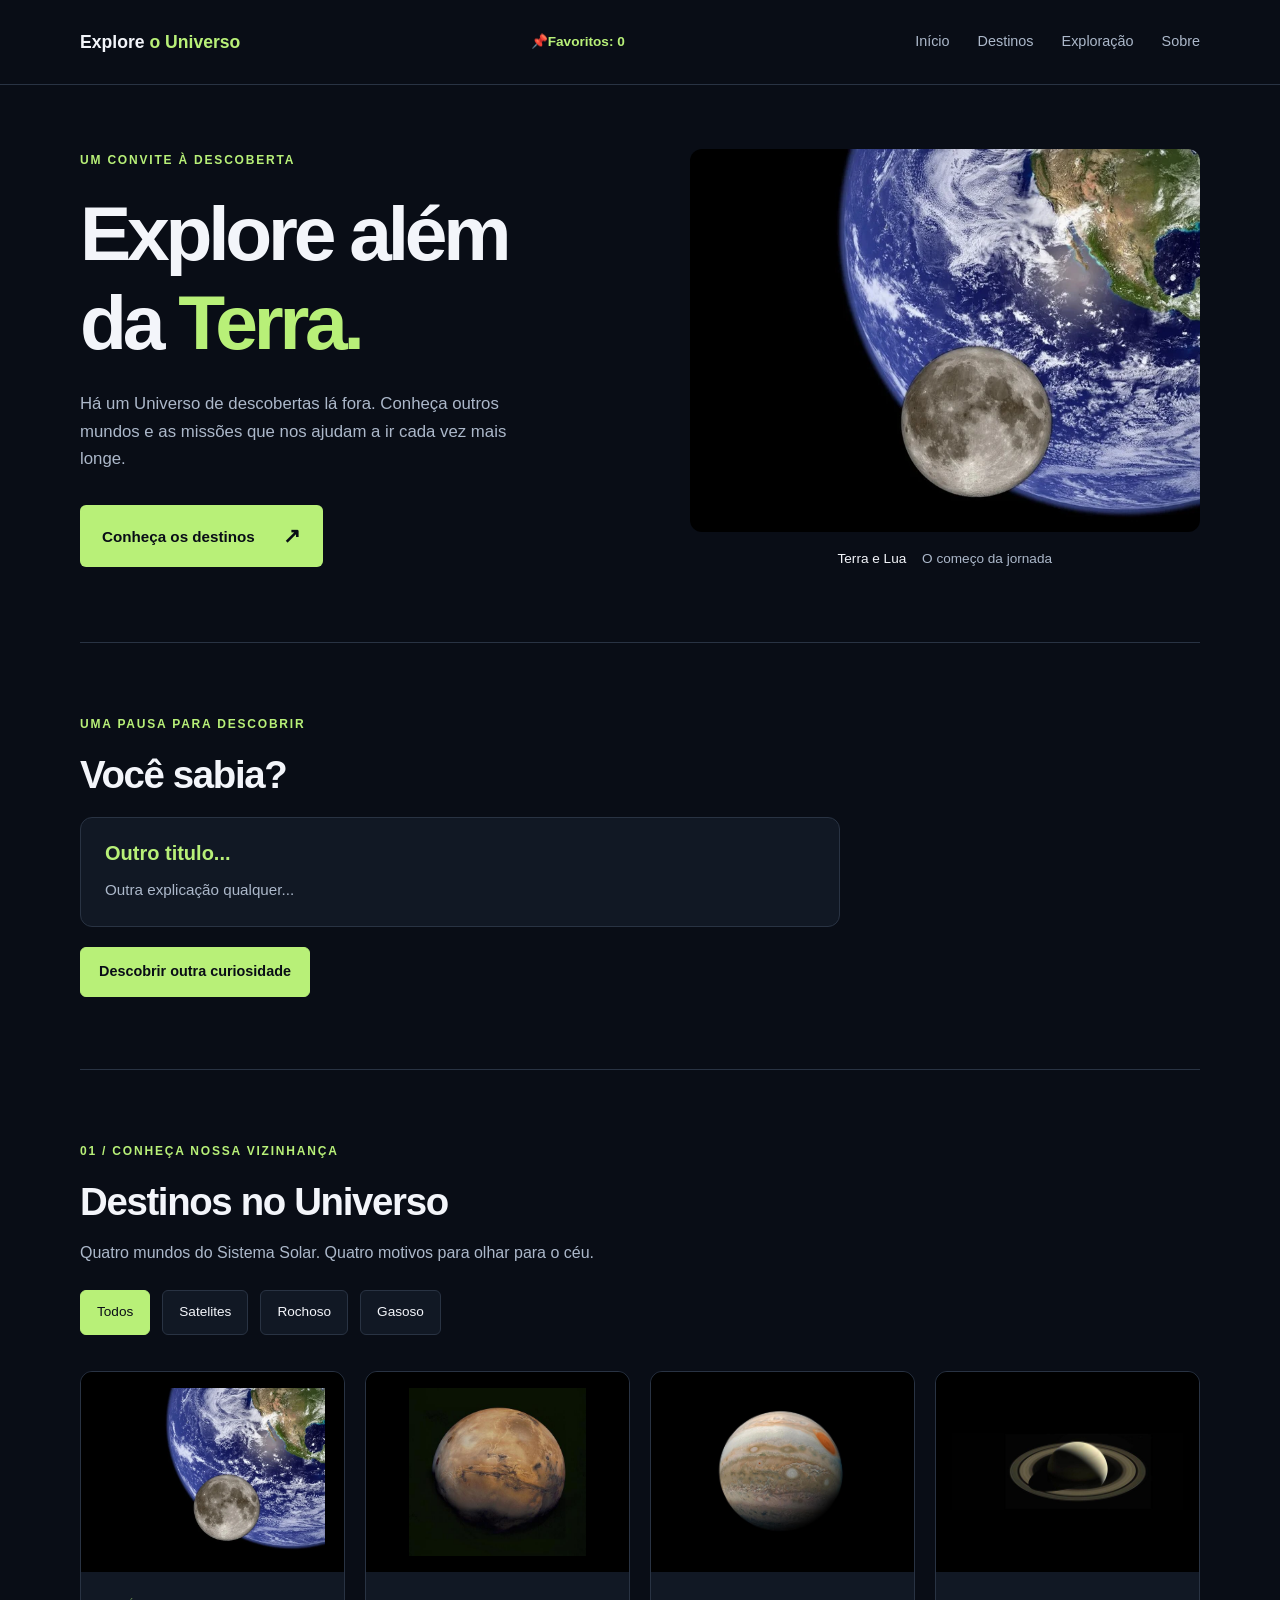
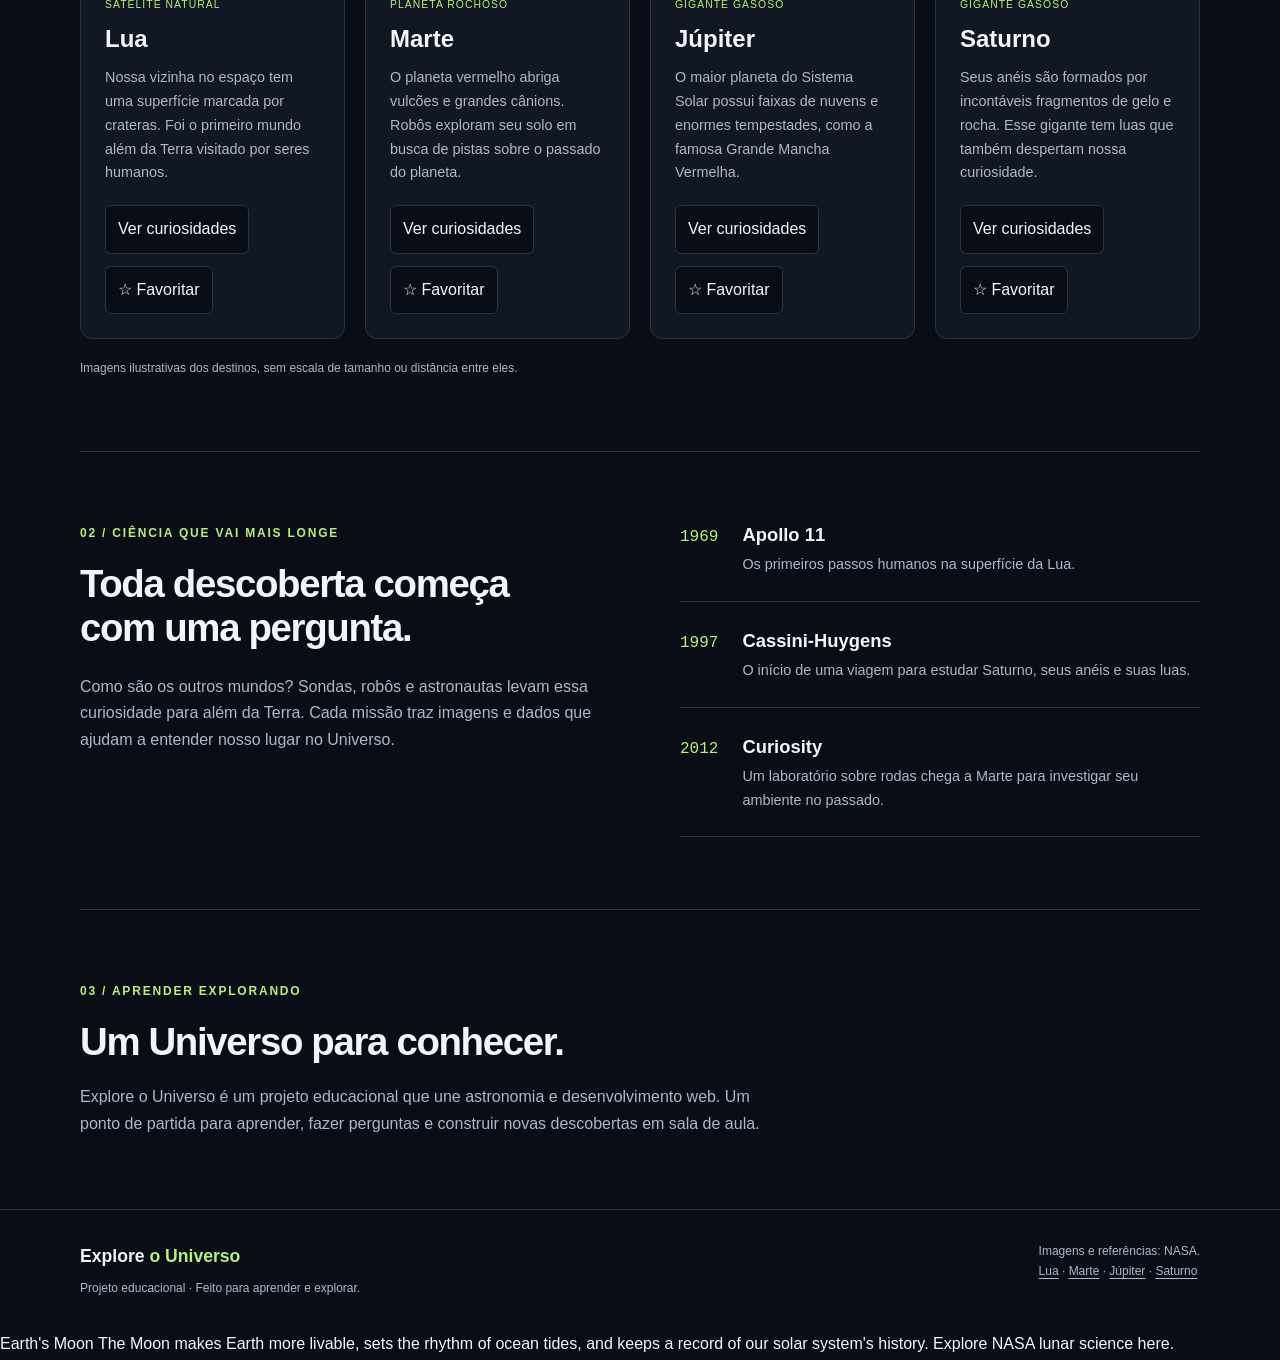
<file: versao5/index.html>
<!DOCTYPE html>
<html lang="pt-BR">
<head>
  <meta charset="UTF-8">
  <meta name="viewport" content="width=device-width, initial-scale=1.0">
  <meta name="description" content="Conheça a Lua, Marte, Júpiter e Saturno e descubra um pouco da história da exploração espacial.">
  <title>Explore o Universo</title>
  <link rel="stylesheet" href="css/estilos.css">
</head>
<body>
  <header class="cabecalho">
    <div class="container cabecalho-conteudo">
      <h1 class="marca"><a href="#inicio">Explore <span>o Universo</span></a></h1>
 
      <p class="contador-favoritos">
        📌Favoritos: <span id="quantidade-favoritos"> 0 </span>
      </p>
 
      <button type="button" class="botao-menu" aria-expanded="false" aria-controls="navegacao-principal">☰ Menu</button>
 
      <nav aria-label="Navegação principal" id="navegacao-principal" class="navegacao-principal">
        <ul class="menu">
          <li><a href="#inicio">Início</a></li>
          <li><a href="#destinos">Destinos</a></li>
          <li><a href="#exploracao">Exploração</a></li>
          <li><a href="#sobre">Sobre</a></li>
        </ul>
      </nav>
    </div>
  </header>
 
  <main>
    <section class="destaque container" id="inicio" aria-labelledby="titulo-destaque">
      <div class="destaque-texto">
        <p class="etiqueta">Um convite à descoberta</p>
        <h2 id="titulo-destaque">Explore além<br>da <span>Terra.</span></h2>
        <p class="introducao">Há um Universo de descobertas lá fora. Conheça outros mundos e as missões que nos ajudam a ir cada vez mais longe.</p>
        <a class="botao" href="#destinos">Conheça os destinos <span aria-hidden="true">↗</span></a>
      </div>
      <figure class="destaque-imagem">
        <img src="img/lua.webp" alt="Composição mostrando a Lua em primeiro plano e a Terra ao fundo." width="1000" height="750">
        <figcaption>Terra e Lua <span>O começo da jornada</span></figcaption>
      </figure>
    </section>
 
    <section class="curiosidade-universo secao container" aria-labelledby="titulo-secao-curiosidade">
        <p class="etiqueta">Uma pausa para descobrir</p>
        <h2 id="titulo-secao-curiosidade">Você sabia?</h2>
 
        <div class="painel-curiosidade">
          <h3 id="titulo-curiosidade-aleatoria"></h3>
          <p id="explicacao-curiosidade-aleatoria"></p>
        </div>
 
        <button type="button" class="botao-curiosidade-aleatoria"> Descobrir outra curiosidade </button>
    </section>
 
    <section class="destinos secao container" id="destinos" aria-labelledby="titulo-destinos">
      <p class="etiqueta">01 / Conheça nossa vizinhança</p>
      <h2 id="titulo-destinos">Destinos no Universo</h2>
      <p class="descricao-secao">Quatro mundos do Sistema Solar. Quatro motivos para olhar para o céu.</p>
 
      <div class="filtros-destinos" role="group" aria-label="Filtrar destinos por categoria">
 
        <button data-filtro="todos" type="button" aria-pressed="true" class="filtro-ativo">Todos</button>
 
        <button data-filtro="satelite" type="button" aria-pressed="false">Satelites</button>
 
        <button data-filtro="rochoso" type="button" aria-pressed="false">Rochoso</button>
 
        <button data-filtro="gasoso"type="button" aria-pressed="false">Gasoso</button>
      </div>
 
      <div class="grade-destinos">
        <article class="card-destino" data-categoria="satelite">
          <img src="img/lua.webp" alt="Lua com áreas claras e escuras, em uma composição com a Terra ao fundo." width="760" height="570">
          <div class="card-conteudo">
            <p class="categoria">Satélite natural</p>
            <h3>Lua</h3>
            <p class="descricao-card">Nossa vizinha no espaço tem uma superfície marcada por crateras. Foi o primeiro mundo além da Terra visitado por seres humanos.</p>
 
            <!-- Atributos aria-*
             Recursos importantes para sinalizar/avisar ferramentas/tecnologias
             de acessibilidade sobre diferentes estados dos elementos da página -->
            <div class="acoes-card">
              <button type="button" class="botao-curiosidade" aria-expanded="false" aria-controls="S-lua">
                Ver curiosidades
              </button>
              <button type="button" class="botao-favorito" aria-pressed="false">
                ☆ Favoritar
              </button>
            </div>
 
            <p class="curiosidade" id="curiosidade-lua" hidden>
              A Lua leva aproximadamente 27 dias para dar uma volta ao redor da Terra.
            </p>
          </div>
        </article>
 
        <article class="card-destino" data-categoria="rochoso">
          <img src="img/marte.jpg" alt="Marte visto do espaço, com superfície em tons avermelhados." width="506" height="480">
          <div class="card-conteudo">
            <p class="categoria">Planeta rochoso</p>
            <h3>Marte</h3>
            <p class="descricao-card">O planeta vermelho abriga vulcões e grandes cânions. Robôs exploram seu solo em busca de pistas sobre o passado do planeta.</p>
 
            <div class="acoes-card">
              <button type="button" class="botao-curiosidade" aria-expanded="false" aria-controls="curiosidade-marte">
                Ver curiosidades
              </button>
              <button type="button" class="botao-favorito" aria-pressed="false">
                ☆ Favoritar
              </button>
            </div>
 
            <p class="curiosidade" id="curiosidade-marte" hidden>
              Um dia em Marte dura cerca de 24 horas e 40 minutos.
            </p>
          </div>
        </article>
 
        <article class="card-destino" data-categoria="gasoso">
          <img src="img/jupiter.jpg" alt="Júpiter com faixas de nuvens e uma grande tempestade oval." width="750" height="750">
          <div class="card-conteudo">
            <p class="categoria">Gigante gasoso</p>
            <h3>Júpiter</h3>
            <p class="descricao-card">O maior planeta do Sistema Solar possui faixas de nuvens e enormes tempestades, como a famosa Grande Mancha Vermelha.</p>
            <div class="acoes-card">
              <button type="button" class="botao-curiosidade" aria-expanded="false" aria-controls="curiosidade-jupiter">
                Ver curiosidades
              </button>
              <button type="button" class="botao-favorito" aria-pressed="false">
                ☆ Favoritar
              </button>
            </div>
            <p class="curiosidade" id="curiosidade-jupiter" hidden>
              Júpiter leva cerca de 12 anos terrestres para completar uma volta ao redor do Sol.
            </p>
          </div>
        </article>
 
        <article class="card-destino" data-categoria="gasoso">
          <img src="img/saturno.jpg" alt="Saturno envolvido por seus amplos anéis, contra o fundo escuro do espaço." width="960" height="320">
          <div class="card-conteudo">
            <p class="categoria">Gigante gasoso</p>
            <h3>Saturno</h3>
            <p class="descricao-card">Seus anéis são formados por incontáveis fragmentos de gelo e rocha. Esse gigante tem luas que também despertam nossa curiosidade.</p>
 
            <div class="acoes-card">
              <button type="button" class="botao-curiosidade" aria-expanded="false" aria-controls="curiosidade-saturno">
                Ver curiosidades
              </button>
              <button type="button" class="botao-favorito" aria-pressed="false">
                ☆ Favoritar
              </button>
            </div>
            <p class="curiosidade" id="curiosidade-saturno" hidden>
              Saturno leva aproximadamente 29 anos terrestres para completar uma volta ao redor do Sol.
            </p>
 
          </div>
        </article>
      </div>
      <p class="nota">Imagens ilustrativas dos destinos, sem escala de tamanho ou distância entre eles.</p>
    </section>
 
    <section class="exploracao secao container" id="exploracao" aria-labelledby="titulo-exploracao">
      <div>
        <p class="etiqueta">02 / Ciência que vai mais longe</p>
        <h2 id="titulo-exploracao">Toda descoberta começa com uma pergunta.</h2>
        <p>Como são os outros mundos? Sondas, robôs e astronautas levam essa curiosidade para além da Terra. Cada missão traz imagens e dados que ajudam a entender nosso lugar no Universo.</p>
      </div>
      <ol class="missoes" aria-label="Marcos da exploração espacial">
        <li><span class="ano">1969</span><div><h3>Apollo 11</h3><p>Os primeiros passos humanos na superfície da Lua.</p></div></li>
        <li><span class="ano">1997</span><div><h3>Cassini-Huygens</h3><p>O início de uma viagem para estudar Saturno, seus anéis e suas luas.</p></div></li>
        <li><span class="ano">2012</span><div><h3>Curiosity</h3><p>Um laboratório sobre rodas chega a Marte para investigar seu ambiente no passado.</p></div></li>
      </ol>
    </section>
 
    <section class="sobre secao container" id="sobre" aria-labelledby="titulo-sobre">
      <p class="etiqueta">03 / Aprender explorando</p>
      <h2 id="titulo-sobre">Um Universo para conhecer.</h2>
      <p>Explore o Universo é um projeto educacional que une astronomia e desenvolvimento web. Um ponto de partida para aprender, fazer perguntas e construir novas descobertas em sala de aula.</p>
    </section>
  </main>
 
  <footer class="rodape">
    <div class="container rodape-conteudo">
      <div><p class="marca">Explore <span>o Universo</span></p><p class="texto-rodape">Projeto educacional · Feito para aprender e explorar.</p></div>
      <p class="creditos">Imagens e referências: NASA.<br>
        <a href="https://science.nasa.gov/moon/">Lua</a> ·
        <a href="https://science.nasa.gov/mars/">Marte</a> ·
        <a href="https://science.nasa.gov/jupiter/">Júpiter</a> ·
        <a href="https://science.nasa.gov/saturn/">Saturno</a>
      </p>
    </div>
  </footer>
 
  <script src="js/script.js"></script>  
 
</body>
</html>
 
Earth's Moon
The Moon makes Earth more livable, sets the rhythm of ocean tides, and keeps a record of our solar system's history. Explore NASA lunar science here.
</file>
<file: versao0/css/estilos.css>
/* Mobile First: estilos-base para telas pequenas. */
:root {
  --fundo: #090d16;
  --superficie: #111824;
  --texto: #f3f5fa;
  --texto-suave: #acb8ca;
  --destaque: #b8f078;
  --borda: #293343;
}

html {
  scroll-behavior: smooth;
}

* {
  box-sizing: border-box;
}

body {
  margin: 0;
  background: var(--fundo);
  color: var(--texto);
  font-family: Arial, Helvetica, sans-serif;
  line-height: 1.65;
}

a {
  color: inherit;
}
img {
  display: block;
  max-width: 100%;
  height: auto;
}
h1,
h2,
h3,
p,
figure {
  margin: 0;
}
h1,
h2,
h3 {
  line-height: 1.15;
}
p {
  color: var(--texto-suave);
}
section {
  scroll-margin-top: 120px;
}

.container {
  width: min(1120px, 90%);
  margin-inline: auto;
}
.secao {
  padding-block: 48px;
}
.etiqueta {
  margin-bottom: 18px;
  color: var(--destaque);
  font-size: 0.75rem;
  font-weight: 700;
  letter-spacing: 0.15em;
  text-transform: uppercase;
}
h2 {
  font-size: clamp(1.8rem, 3vw, 2.6rem);
  letter-spacing: -0.035em;
}
.descricao-secao {
  margin-top: 16px;
}

/* Navegação: os links continuam visíveis e quebram de linha no celular. */
.cabecalho {
  position: sticky;
  top: 0;
  z-index: 10;
  border-bottom: 1px solid var(--borda);
  background: var(--fundo);
}
.cabecalho-conteudo {
  display: flex;
  justify-content: space-between;
  align-items: center;
  flex-wrap: wrap;
  gap: 12px;
  padding-block: 20px;
}
.marca {
  color: var(--texto);
  font-size: 1.1rem;
  font-weight: 700;
  text-decoration: none;
}
.marca a {
  text-decoration: none;
}
.marca span {
  color: var(--destaque);
}
.menu {
  display: flex;
  flex-wrap: wrap;
  gap: 8px 20px;
  margin: 0;
  padding: 0;
  list-style: none;
}
.menu a {
  display: inline-block;
  padding-block: 6px;
  color: var(--texto-suave);
  font-size: 0.9rem;
  text-decoration: none;
}
.menu a:hover,
.creditos a:hover {
  color: var(--destaque);
}
a:focus-visible {
  outline: 3px solid var(--destaque);
  outline-offset: 5px;
  border-radius: 3px;
}
/* Destaque: a mesma imagem local da Lua também aparece no primeiro card. */
.destaque {
  display: flex;
  flex-direction: column;
  gap: 36px;
  padding-block: 48px;
}
.destaque h2 {
  font-size: clamp(3rem, 6vw, 5.1rem);
  letter-spacing: -0.055em;
}
.destaque h2 span {
  color: var(--destaque);
}
.introducao {
  max-width: 440px;
  margin-top: 24px;
  font-size: 1.05rem;
}
.botao {
  display: inline-flex;
  align-items: center;
  gap: 28px;
  margin-top: 32px;
  padding: 14px 22px;
  border-radius: 6px;
  background: var(--destaque);
  color: var(--fundo);
  font-size: 0.95rem;
  font-weight: 700;
  text-decoration: none;
}
.botao:hover {
  background: #d0ffa0;
}
.botao span {
  font-size: 1.3rem;
}
.destaque-imagem {
  width: 85%;
  max-width: 340px;
  margin-inline: auto;
}
.destaque-imagem img {
  width: 100%;
  border-radius: 12px;
}
.destaque-imagem figcaption {
  margin-top: 16px;
  text-align: center;
  font-size: 0.85rem;
}
.destaque-imagem figcaption span {
  margin-left: 12px;
  color: var(--texto-suave);
}

/* Cards estáticos: uma estrutura igual para os quatro destinos. */
.destinos {
  border-top: 1px solid var(--borda);
}
.grade-destinos {
  display: flex;
  flex-wrap: wrap;
  gap: 20px;
  margin-top: 36px;
}
.card-destino {
  flex: 0 1 100%;
  min-width: 0;
  overflow: hidden;
  border: 1px solid var(--borda);
  border-radius: 12px;
  background: var(--superficie);
}
.card-destino > img {
  width: 100%;
  height: 240px;
  padding: 16px;
  object-fit: contain;
  background: #000;
}
.card-conteudo {
  padding: 24px;
}
.categoria {
  margin-bottom: 12px;
  color: var(--destaque);
  font-size: 0.65rem;
  letter-spacing: 0.1em;
  text-transform: uppercase;
}
.card-conteudo h3 {
  margin-bottom: 14px;
  font-size: 1.5rem;
}
.descricao-card {
  font-size: 0.9rem;
}
.nota {
  margin-top: 20px;
  font-size: 0.75rem;
}

/* Conteúdo introdutório e marcos das missões. */
.exploracao {
  display: flex;
  flex-direction: column;
  gap: 36px;
  border-top: 1px solid var(--borda);
}
.exploracao h2 {
  max-width: 450px;
  margin-bottom: 24px;
}
.missoes {
  display: flex;
  flex-direction: column;
  gap: 28px;
  margin: 0;
  padding: 0;
  list-style: none;
}
.missoes li {
  display: flex;
  align-items: baseline;
  gap: 24px;
  border-bottom: 1px solid var(--borda);
  padding-bottom: 24px;
}
.ano {
  color: var(--destaque);
  font-family: monospace;
  font-size: 1rem;
}
.missoes h3 {
  margin-bottom: 8px;
  font-size: 1.15rem;
}
.missoes p {
  font-size: 0.9rem;
}
.sobre {
  border-top: 1px solid var(--borda);
}
.sobre > p:last-child {
  max-width: 710px;
  margin-top: 20px;
}
.rodape {
  border-top: 1px solid var(--borda);
  padding-block: 32px;
}
.rodape-conteudo {
  display: flex;
  justify-content: space-between;
  flex-wrap: wrap;
  gap: 24px;
}
.texto-rodape,
.creditos {
  font-size: 0.75rem;
}
.rodape .marca {
  margin-bottom: 8px;
}
.creditos a {
  text-underline-offset: 3px;
}

/* Tablet: duas colunas, descontando o espaço entre os cards. */
@media (min-width: 600px) {
  .cabecalho-conteudo {
    gap: 20px;
    padding-block: 24px;
  }
  .menu {
    gap: 12px 28px;
  }
  .secao {
    padding-block: 72px;
  }
  .destaque {
    flex-direction: row;
    align-items: center;
    gap: 24px;
    padding-block: 64px 72px;
  }
  .destaque-texto {
    flex: 1.1;
    min-width: 0;
  }
  .destaque-imagem {
    flex: 1;
    min-width: 0;
    width: auto;
    max-width: none;
    margin-inline: 0;
  }
  .card-destino {
    flex-basis: calc((100% - 20px) / 2);
  }
  .card-destino > img {
    height: 200px;
  }
  .exploracao {
    flex-direction: row;
  }
  .exploracao > div,
  .exploracao > .missoes {
    flex: 1;
    min-width: 0;
  }
}

/* Computador: quatro cards por linha e mais espaço entre os blocos. */
@media (min-width: 951px) {
  .card-destino {
    flex-basis: calc((100% - 60px) / 4);
  }
  .destaque {
    gap: 48px;
  }
  .exploracao {
    gap: 80px;
  }
}


/* Acessibilidade: respeita a preferência do usuário por menos movimento. */
@media (prefers-reduced-motion: reduce) {
  html {
    scroll-behavior: auto;
  }
}
</file>
<file: versao1/css/estilos.css>
/* Mobile First: estilos-base para telas pequenas. */
:root {
  --fundo: #090d16;
  --superficie: #111824;
  --texto: #f3f5fa;
  --texto-suave: #acb8ca;
  --destaque: #b8f078;
  --borda: #293343;
}

html {
  scroll-behavior: smooth;
}

* {
  box-sizing: border-box;
}

body {
  margin: 0;
  background: var(--fundo);
  color: var(--texto);
  font-family: Arial, Helvetica, sans-serif;
  line-height: 1.65;
}

a {
  color: inherit;
}
img {
  display: block;
  max-width: 100%;
  height: auto;
}
h1,
h2,
h3,
p,
figure {
  margin: 0;
}
h1,
h2,
h3 {
  line-height: 1.15;
}
p {
  color: var(--texto-suave);
}
section {
  scroll-margin-top: 120px;
}

.container {
  width: min(1120px, 90%);
  margin-inline: auto;
}
.secao {
  padding-block: 48px;
}
.etiqueta {
  margin-bottom: 18px;
  color: var(--destaque);
  font-size: 0.75rem;
  font-weight: 700;
  letter-spacing: 0.15em;
  text-transform: uppercase;
}
h2 {
  font-size: clamp(1.8rem, 3vw, 2.6rem);
  letter-spacing: -0.035em;
}
.descricao-secao {
  margin-top: 16px;
}

/* Navegação: os links continuam visíveis e quebram de linha no celular. */
.cabecalho {
  position: sticky;
  top: 0;
  z-index: 10;
  border-bottom: 1px solid var(--borda);
  background: var(--fundo);
}
.cabecalho-conteudo {
  display: flex;
  justify-content: space-between;
  align-items: center;
  flex-wrap: wrap;
  gap: 12px;
  padding-block: 20px;
}
.marca {
  color: var(--texto);
  font-size: 1.1rem;
  font-weight: 700;
  text-decoration: none;
}
.marca a {
  text-decoration: none;
}
.marca span {
  color: var(--destaque);
}
.menu {
  display: flex;
  flex-wrap: wrap;
  gap: 8px 20px;
  margin: 0;
  padding: 0;
  list-style: none;
}
.menu a {
  display: inline-block;
  padding-block: 6px;
  color: var(--texto-suave);
  font-size: 0.9rem;
  text-decoration: none;
}
.menu a:hover,
.creditos a:hover {
  color: var(--destaque);
}
a:focus-visible,button:focus-visible{
  outline: 3px solid var(--destaque);
  outline-offset: 5px;
  border-radius: 3px;
}
/* Destaque: a mesma imagem local da Lua também aparece no primeiro card. */
.destaque {
  display: flex;
  flex-direction: column;
  gap: 36px;
  padding-block: 48px;
}
.destaque h2 {
  font-size: clamp(3rem, 6vw, 5.1rem);
  letter-spacing: -0.055em;
}
.destaque h2 span {
  color: var(--destaque);
}
.introducao {
  max-width: 440px;
  margin-top: 24px;
  font-size: 1.05rem;
}
.botao {
  display: inline-flex;
  align-items: center;
  gap: 28px;
  margin-top: 32px;
  padding: 14px 22px;
  border-radius: 6px;
  background: var(--destaque);
  color: var(--fundo);
  font-size: 0.95rem;
  font-weight: 700;
  text-decoration: none;
}
.botao:hover {
  background: #d0ffa0;
}
.botao span {
  font-size: 1.3rem;
}
.destaque-imagem {
  width: 85%;
  max-width: 340px;
  margin-inline: auto;
}
.destaque-imagem img {
  width: 100%;
  border-radius: 12px;
}
.destaque-imagem figcaption {
  margin-top: 16px;
  text-align: center;
  font-size: 0.85rem;
}
.destaque-imagem figcaption span {
  margin-left: 12px;
  color: var(--texto-suave);
}

/* Cards estáticos: uma estrutura igual para os quatro destinos. */
.destinos {
  border-top: 1px solid var(--borda);
}
.grade-destinos {
  display: flex;
  flex-wrap: wrap;
  gap: 20px;
  margin-top: 36px;
}
.card-destino {
  flex: 0 1 100%;
  min-width: 0;
  overflow: hidden;
  border: 1px solid var(--borda);
  border-radius: 12px;
  background: var(--superficie);
}
.card-destino > img {
  width: 100%;
  height: 240px;
  padding: 16px;
  object-fit: contain;
  background: #000;
}
.card-conteudo {
  padding: 24px;
}
.categoria {
  margin-bottom: 12px;
  color: var(--destaque);
  font-size: 0.65rem;
  letter-spacing: 0.1em;
  text-transform: uppercase;
}
.card-conteudo h3 {
  margin-bottom: 14px;
  font-size: 1.5rem;
}
.descricao-card, .curiosidade {
  font-size: 0.9rem;
}

.acoes-card {
  display: flex;
  flex-wrap: wrap;
  gap: 12px;
  margin-top: 20px;
}

.acoes-card button{
  padding: 10px;
  min-height: 44px;
  border: solid px var(--borda);
  border-radius: 6px;
  background: var(--fundo);
  color: var(--textp);
  font-size: 0,85rem;
  cursor: pointer;
  font: inherit
}

.acoes-card button:hover {
background: var(--borda);
}

.curiosidade {

  margin-top: 20px;
  padding-top: 20px;
  border-top: 1px solid var(--borda);
}

.card-destino.favoritado  {
  border-color: var(--destaque);
}

.favoritado .botao-favorito {
  border-radius: var(--destaque);
  background: var(--fundo);
  color: var(--destaque);
}

.nota {
  margin-top: 20px;
  font-size: 0.75rem;
}

/* Conteúdo introdutório e marcos das missões. */
.exploracao {
  display: flex;
  flex-direction: column;
  gap: 36px;
  border-top: 1px solid var(--borda);
}
.exploracao h2 {
  max-width: 450px;
  margin-bottom: 24px;
}
.missoes {
  display: flex;
  flex-direction: column;
  gap: 28px;
  margin: 0;
  padding: 0;
  list-style: none;
}
.missoes li {
  display: flex;
  align-items: baseline;
  gap: 24px;
  border-bottom: 1px solid var(--borda);
  padding-bottom: 24px;
}
.ano {
  color: var(--destaque);
  font-family: monospace;
  font-size: 1rem;
}
.missoes h3 {
  margin-bottom: 8px;
  font-size: 1.15rem;
}
.missoes p {
  font-size: 0.9rem;
}
.sobre {
  border-top: 1px solid var(--borda);
}
.sobre > p:last-child {
  max-width: 710px;
  margin-top: 20px;
}
.rodape {
  border-top: 1px solid var(--borda);
  padding-block: 32px;
}
.rodape-conteudo {
  display: flex;
  justify-content: space-between;
  flex-wrap: wrap;
  gap: 24px;
}
.texto-rodape,
.creditos {
  font-size: 0.75rem;
}
.rodape .marca {
  margin-bottom: 8px;
}
.creditos a {
  text-underline-offset: 3px;
}

/* Tablet: duas colunas, descontando o espaço entre os cards. */
@media (min-width: 600px) {
  .cabecalho-conteudo {
    gap: 20px;
    padding-block: 24px;
  }
  .menu {
    gap: 12px 28px;
  }
  .secao {
    padding-block: 72px;
  }
  .destaque {
    flex-direction: row;
    align-items: center;
    gap: 24px;
    padding-block: 64px 72px;
  }
  .destaque-texto {
    flex: 1.1;
    min-width: 0;
  }
  .destaque-imagem {
    flex: 1;
    min-width: 0;
    width: auto;
    max-width: none;
    margin-inline: 0;
  }
  .card-destino {
    flex-basis: calc((100% - 20px) / 2);
  }
  .card-destino > img {
    height: 200px;
  }
  .exploracao {
    flex-direction: row;
  }
  .exploracao > div,
  .exploracao > .missoes {
    flex: 1;
    min-width: 0;
  }
}

/* Computador: quatro cards por linha e mais espaço entre os blocos. */
@media (min-width: 951px) {
  .card-destino {
    flex-basis: calc((100% - 60px) / 4);
  }
  .destaque {
    gap: 48px;
  }
  .exploracao {
    gap: 80px;
  }
}


/* Acessibilidade: respeita a preferência do usuário por menos movimento. */
@media (prefers-reduced-motion: reduce) {
  html {
    scroll-behavior: auto;
  }
}
</file>
<file: versao2/css/estilos.css>
/* Mobile First: estilos-base para telas pequenas. */
:root {
  --fundo: #090d16;
  --superficie: #111824;
  --texto: #f3f5fa;
  --texto-suave: #acb8ca;
  --destaque: #b8f078;
  --borda: #293343;
}
 
html {
  scroll-behavior: smooth;
}
 
* {
  box-sizing: border-box;
}
 
body {
  margin: 0;
  background: var(--fundo);
  color: var(--texto);
  font-family: Arial, Helvetica, sans-serif;
  line-height: 1.65;
}
 
a {
  color: inherit;
}
img {
  display: block;
  max-width: 100%;
  height: auto;
}
h1,
h2,
h3,
p,
figure {
  margin: 0;
}
h1,
h2,
h3 {
  line-height: 1.15;
}
p {
  color: var(--texto-suave);
}
section {
  scroll-margin-top: 120px;
}
 
.container {
  width: min(1120px, 90%);
  margin-inline: auto;
}
.secao {
  padding-block: 48px;
}
.etiqueta {
  margin-bottom: 18px;
  color: var(--destaque);
  font-size: 0.75rem;
  font-weight: 700;
  letter-spacing: 0.15em;
  text-transform: uppercase;
}
h2 {
  font-size: clamp(1.8rem, 3vw, 2.6rem);
  letter-spacing: -0.035em;
}
.descricao-secao {
  margin-top: 16px;
}
 
/* Navegação: os links continuam visíveis e quebram de linha no celular. */
.cabecalho {
  position: sticky;
  top: 0;
  z-index: 10;
  border-bottom: 1px solid var(--borda);
  background: var(--fundo);
}
.cabecalho-conteudo {
  display: flex;
  justify-content: space-between;
  align-items: center;
  flex-wrap: wrap;
  gap: 12px;
  padding-block: 20px;
}
.marca {
  color: var(--texto);
  font-size: 1.1rem;
  font-weight: 700;
  text-decoration: none;
}
.marca a {
  text-decoration: none;
}
.marca span {
  color: var(--destaque);
}
.menu {
  display: flex;
  flex-wrap: wrap;
  gap: 8px 20px;
  margin: 0;
  padding: 0;
  list-style: none;
}
.menu a {
  display: inline-block;
  padding-block: 6px;
  color: var(--texto-suave);
  font-size: 0.9rem;
  text-decoration: none;
}
.menu a:hover,
.creditos a:hover {
  color: var(--destaque);
}
a:focus-visible, button:focus-visible {
  outline: 3px solid var(--destaque);
  outline-offset: 5px;
  border-radius: 3px;
}
 
 
 
 
/* Destaque: a mesma imagem local da Lua também aparece no primeiro card. */
.destaque {
  display: flex;
  flex-direction: column;
  gap: 36px;
  padding-block: 48px;
}
.destaque h2 {
  font-size: clamp(3rem, 6vw, 5.1rem);
  letter-spacing: -0.055em;
}
.destaque h2 span {
  color: var(--destaque);
}
.introducao {
  max-width: 440px;
  margin-top: 24px;
  font-size: 1.05rem;
}
.botao {
  display: inline-flex;
  align-items: center;
  gap: 28px;
  margin-top: 32px;
  padding: 14px 22px;
  border-radius: 6px;
  background: var(--destaque);
  color: var(--fundo);
  font-size: 0.95rem;
  font-weight: 700;
  text-decoration: none;
}
.botao:hover {
  background: #d0ffa0;
}
.botao span {
  font-size: 1.3rem;
}
.destaque-imagem {
  width: 85%;
  max-width: 340px;
  margin-inline: auto;
}
.destaque-imagem img {
  width: 100%;
  border-radius: 12px;
}
.destaque-imagem figcaption {
  margin-top: 16px;
  text-align: center;
  font-size: 0.85rem;
}
.destaque-imagem figcaption span {
  margin-left: 12px;
  color: var(--texto-suave);
}
 
/* Cards estáticos: uma estrutura igual para os quatro destinos. */
.destinos {
  border-top: 1px solid var(--borda);
}
 
.filtros-destinos {
  display: flex;
  flex-wrap: wrap;
  gap: 12px;
  margin-top: 24px;
}
 
.filtros-destinos button {
  padding: 10px 16px;
  min-height: 44px;
  border: 1px solid var(--borda);
  border-radius: 6px;
  background: var(--superficie);
  color: var(--texto);
  font: inherit;
  font-size: 0.85rem;
  cursor: pointer;
}
 
.filtros-destinos button:hover {
  border-color: var(--destaque);
}
 
.filtros-destinos .filtro-ativo {
  border-color: var(--destaque);
  background: var(--destaque);
  color: var(--fundo);
}
 
.grade-destinos {
  display: flex;
  flex-wrap: wrap;
  gap: 20px;
  margin-top: 36px;
}
.card-destino {
  flex: 0 1 100%;
  min-width: 0;
  overflow: hidden;
  border: 1px solid var(--borda);
  border-radius: 12px;
  background: var(--superficie);
}
.card-destino > img {
  width: 100%;
  height: 240px;
  padding: 16px;
  object-fit: contain;
  background: #000;
}
.card-conteudo {
  padding: 24px;
}
.categoria {
  margin-bottom: 12px;
  color: var(--destaque);
  font-size: 0.65rem;
  letter-spacing: 0.1em;
  text-transform: uppercase;
}
.card-conteudo h3 {
  margin-bottom: 14px;
  font-size: 1.5rem;
}
 
.descricao-card, .curiosidade {
  font-size: 0.9rem;
}
 
.acoes-card {
  display: flex;
  flex-wrap: wrap;
  gap: 12px;
  margin-top: 20px;
}
 
.acoes-card button {
  padding: 10px 12px;
  min-height: 44px;
  border: solid 1px var(--borda);
  border-radius: 6px;
  background: var(--fundo);
  color: var(--texto);
  font-size: 0.85rem;
  cursor: pointer;
  font: inherit;
}
 
.acoes-card button:hover {
  background: var(--borda);
}
 
.curiosidade {
  margin-top: 20px;
  padding-top: 20px;
  border-top: 1px solid var(--borda);
}
 
.card-destino.favoritado {
  border-color: var(--destaque);
}
 
.favoritado .botao-favorito {
  border-color: var(--destaque);
  background: var(--fundo);
  color: var(--destaque);
}
 
.nota {
  margin-top: 20px;
  font-size: 0.75rem;
}
 
/* Conteúdo introdutório e marcos das missões. */
.exploracao {
  display: flex;
  flex-direction: column;
  gap: 36px;
  border-top: 1px solid var(--borda);
}
.exploracao h2 {
  max-width: 450px;
  margin-bottom: 24px;
}
.missoes {
  display: flex;
  flex-direction: column;
  gap: 28px;
  margin: 0;
  padding: 0;
  list-style: none;
}
.missoes li {
  display: flex;
  align-items: baseline;
  gap: 24px;
  border-bottom: 1px solid var(--borda);
  padding-bottom: 24px;
}
.ano {
  color: var(--destaque);
  font-family: monospace;
  font-size: 1rem;
}
.missoes h3 {
  margin-bottom: 8px;
  font-size: 1.15rem;
}
.missoes p {
  font-size: 0.9rem;
}
.sobre {
  border-top: 1px solid var(--borda);
}
.sobre > p:last-child {
  max-width: 710px;
  margin-top: 20px;
}
.rodape {
  border-top: 1px solid var(--borda);
  padding-block: 32px;
}
.rodape-conteudo {
  display: flex;
  justify-content: space-between;
  flex-wrap: wrap;
  gap: 24px;
}
.texto-rodape,
.creditos {
  font-size: 0.75rem;
}
.rodape .marca {
  margin-bottom: 8px;
}
.creditos a {
  text-underline-offset: 3px;
}
 
/* Tablet: duas colunas, descontando o espaço entre os cards. */
@media (min-width: 600px) {
  .cabecalho-conteudo {
    gap: 20px;
    padding-block: 24px;
  }
  .menu {
    gap: 12px 28px;
  }
  .secao {
    padding-block: 72px;
  }
  .destaque {
    flex-direction: row;
    align-items: center;
    gap: 24px;
    padding-block: 64px 72px;
  }
  .destaque-texto {
    flex: 1.1;
    min-width: 0;
  }
  .destaque-imagem {
    flex: 1;
    min-width: 0;
    width: auto;
    max-width: none;
    margin-inline: 0;
  }
  .card-destino {
    flex-basis: calc((100% - 20px) / 2);
  }
  .card-destino > img {
    height: 200px;
  }
  .exploracao {
    flex-direction: row;
  }
  .exploracao > div,
  .exploracao > .missoes {
    flex: 1;
    min-width: 0;
  }
}
 
/* Computador: quatro cards por linha e mais espaço entre os blocos. */
@media (min-width: 951px) {
  .card-destino {
    flex-basis: calc((100% - 60px) / 4);
  }
  .destaque {
    gap: 48px;
  }
  .exploracao {
    gap: 80px;
  }
}
 
 
/* Acessibilidade: respeita a preferência do usuário por menos movimento. */
@media (prefers-reduced-motion: reduce) {
  html {
    scroll-behavior: auto;
  }
}
</file>
<file: versao3/css/estilos.css>
/* Mobile First: estilos-base para telas pequenas. */
:root {
  --fundo: #090d16;
  --superficie: #111824;
  --texto: #f3f5fa;
  --texto-suave: #acb8ca;
  --destaque: #b8f078;
  --borda: #293343;
}

html {
  scroll-behavior: smooth;
}

* {
  box-sizing: border-box;
}

body {
  margin: 0;
  background: var(--fundo);
  color: var(--texto);
  font-family: Arial, Helvetica, sans-serif;
  line-height: 1.65;
}

a {
  color: inherit;
}

img {
  display: block;
  max-width: 100%;
  height: auto;
}

h1,
h2,
h3,
p,
figure {
  margin: 0;
}

h1,
h2,
h3 {
  line-height: 1.15;
}

p {
  color: var(--texto-suave);
}

section {
  scroll-margin-top: 120px;
}

.container {
  width: min(1120px, 90%);
  margin-inline: auto;
}

.secao {
  padding-block: 48px;
}

.etiqueta {
  margin-bottom: 18px;
  color: var(--destaque);
  font-size: 0.75rem;
  font-weight: 700;
  letter-spacing: 0.15em;
  text-transform: uppercase;
}

h2 {
  font-size: clamp(1.8rem, 3vw, 2.6rem);
  letter-spacing: -0.035em;
}

.descricao-secao {
  margin-top: 16px;
}

/* Navegação: os links continuam visíveis e quebram de linha no celular. */
.cabecalho {
  position: sticky;
  top: 0;
  z-index: 10;
  border-bottom: 1px solid var(--borda);
  background: var(--fundo);
}

.cabecalho-conteudo {
  display: flex;
  justify-content: space-between;
  align-items: center;
  flex-wrap: wrap;
  gap: 12px;
  padding-block: 20px;
}

.marca {
  color: var(--texto);
  font-size: 1.1rem;
  font-weight: 700;
  text-decoration: none;
}

.marca a {
  text-decoration: none;
}

.marca span {
  color: var(--destaque);
}

/* =====================================================
   V3 — MENU RESPONSIVO
   Adicionar após os estilos da marca, antes de .menu.
   ===================================================== */
.botao-menu {
  padding: 10px 16px;
  min-width: 80px;
  min-height: 44px;
  border: 1px solid var(--destaque);
  border-radius: 6px;
  background: var(--destaque);
  color: var(--fundo);
  font: inherit;
  font-size: 0.85rem;
  font-weight: 700;
  cursor: pointer;
}

.botao-menu:hover {
  background: #d0ffa0;
}

/* V3: a navegação começa fechada e ocupa uma linha própria quando aberta. */
.navegacao-principal {
  display: none;
  flex-basis: 100%;
}

.navegacao-principal.menu-aberto {
  display: block;
}

/* ================= FIM DA V3 — MENU RESPONSIVO ================= */

.menu {
  display: flex;
  flex-wrap: wrap;
  gap: 8px 20px;
  margin: 0;
  padding: 0;
  list-style: none;
}

.menu a {
  display: inline-block;
  padding-block: 6px;
  color: var(--texto-suave);
  font-size: 0.9rem;
  text-decoration: none;
}

.menu a:hover,
.creditos a:hover {
  color: var(--destaque);
}

a:focus-visible,
button:focus-visible {
  outline: 3px solid var(--destaque);
  outline-offset: 5px;
  border-radius: 3px;
}




/* Destaque: a mesma imagem local da Lua também aparece no primeiro card. */
.destaque {
  display: flex;
  flex-direction: column;
  gap: 36px;
  padding-block: 48px;
}

.destaque h2 {
  font-size: clamp(3rem, 6vw, 5.1rem);
  letter-spacing: -0.055em;
}

.destaque h2 span {
  color: var(--destaque);
}

.introducao {
  max-width: 440px;
  margin-top: 24px;
  font-size: 1.05rem;
}

.botao {
  display: inline-flex;
  align-items: center;
  gap: 28px;
  margin-top: 32px;
  padding: 14px 22px;
  border-radius: 6px;
  background: var(--destaque);
  color: var(--fundo);
  font-size: 0.95rem;
  font-weight: 700;
  text-decoration: none;
}

.botao:hover {
  background: #d0ffa0;
}

.botao span {
  font-size: 1.3rem;
}

.destaque-imagem {
  width: 85%;
  max-width: 340px;
  margin-inline: auto;
}

.destaque-imagem img {
  width: 100%;
  border-radius: 12px;
}

.destaque-imagem figcaption {
  margin-top: 16px;
  text-align: center;
  font-size: 0.85rem;
}

.destaque-imagem figcaption span {
  margin-left: 12px;
  color: var(--texto-suave);
}

/* Cards estáticos: uma estrutura igual para os quatro destinos. */
.destinos {
  border-top: 1px solid var(--borda);
}

.filtros-destinos {
  display: flex;
  flex-wrap: wrap;
  gap: 12px;
  margin-top: 24px;
}

.filtros-destinos button {
  padding: 10px 16px;
  min-height: 44px;
  border: 1px solid var(--borda);
  border-radius: 6px;
  background: var(--superficie);
  color: var(--texto);
  font: inherit;
  font-size: 0.85rem;
  cursor: pointer;
}

.filtros-destinos button:hover {
  border-color: var(--destaque);
}

.filtros-destinos .filtro-ativo {
  border-color: var(--destaque);
  background: var(--destaque);
  color: var(--fundo);
}

.grade-destinos {
  display: flex;
  flex-wrap: wrap;
  gap: 20px;
  margin-top: 36px;
}

.card-destino {
  flex: 0 1 100%;
  min-width: 0;
  overflow: hidden;
  border: 1px solid var(--borda);
  border-radius: 12px;
  background: var(--superficie);
}

.card-destino>img {
  width: 100%;
  height: 240px;
  padding: 16px;
  object-fit: contain;
  background: #000;
}

.card-conteudo {
  padding: 24px;
}

.categoria {
  margin-bottom: 12px;
  color: var(--destaque);
  font-size: 0.65rem;
  letter-spacing: 0.1em;
  text-transform: uppercase;
}

.card-conteudo h3 {
  margin-bottom: 14px;
  font-size: 1.5rem;
}

.descricao-card,
.curiosidade {
  font-size: 0.9rem;
}

.acoes-card {
  display: flex;
  flex-wrap: wrap;
  gap: 12px;
  margin-top: 20px;
}

.acoes-card button {
  padding: 10px 12px;
  min-height: 44px;
  border: solid 1px var(--borda);
  border-radius: 6px;
  background: var(--fundo);
  color: var(--texto);
  font-size: 0.85rem;
  cursor: pointer;
  font: inherit;
}

.acoes-card button:hover {
  background: var(--borda);
}

.curiosidade {
  margin-top: 20px;
  padding-top: 20px;
  border-top: 1px solid var(--borda);
}

.card-destino.favoritado {
  border-color: var(--destaque);
}

.favoritado .botao-favorito {
  border-color: var(--destaque);
  background: var(--fundo);
  color: var(--destaque);
}

.nota {
  margin-top: 20px;
  font-size: 0.75rem;
}

/* Conteúdo introdutório e marcos das missões. */
.exploracao {
  display: flex;
  flex-direction: column;
  gap: 36px;
  border-top: 1px solid var(--borda);
}

.exploracao h2 {
  max-width: 450px;
  margin-bottom: 24px;
}

.missoes {
  display: flex;
  flex-direction: column;
  gap: 28px;
  margin: 0;
  padding: 0;
  list-style: none;
}

.missoes li {
  display: flex;
  align-items: baseline;
  gap: 24px;
  border-bottom: 1px solid var(--borda);
  padding-bottom: 24px;
}

.ano {
  color: var(--destaque);
  font-family: monospace;
  font-size: 1rem;
}

.missoes h3 {
  margin-bottom: 8px;
  font-size: 1.15rem;
}

.missoes p {
  font-size: 0.9rem;
}

.sobre {
  border-top: 1px solid var(--borda);
}

.sobre>p:last-child {
  max-width: 710px;
  margin-top: 20px;
}

.rodape {
  border-top: 1px solid var(--borda);
  padding-block: 32px;
}

.rodape-conteudo {
  display: flex;
  justify-content: space-between;
  flex-wrap: wrap;
  gap: 24px;
}

.texto-rodape,
.creditos {
  font-size: 0.75rem;
}

.rodape .marca {
  margin-bottom: 8px;
}

.creditos a {
  text-underline-offset: 3px;
}

/* Tablet: duas colunas, descontando o espaço entre os cards. */
@media (min-width: 600px) {
  .cabecalho-conteudo {
    gap: 20px;
    padding-block: 24px;
  }

  .menu {
    gap: 12px 28px;
  }

  .secao {
    padding-block: 72px;
  }

  .destaque {
    flex-direction: row;
    align-items: center;
    gap: 24px;
    padding-block: 64px 72px;
  }

  .destaque-texto {
    flex: 1.1;
    min-width: 0;
  }

  .destaque-imagem {
    flex: 1;
    min-width: 0;
    width: auto;
    max-width: none;
    margin-inline: 0;
  }

  .card-destino {
    flex-basis: calc((100% - 20px) / 2);
  }

  .card-destino>img {
    height: 200px;
  }

  .exploracao {
    flex-direction: row;
  }

  .exploracao>div,
  .exploracao>.missoes {
    flex: 1;
    min-width: 0;
  }
}

/* Computador: quatro cards por linha e mais espaço entre os blocos. */
@media (min-width: 951px) {

  /* =====================================================
  V3 — MENU RESPONSIVO — COMPUTADOR
  Adicionar no início da media query (breakpoint) de 951px.
  ===================================================== */
  .botao-menu {
    display: none;
  }

  .navegacao-principal {
    display: block;
    flex-basis: auto;
  }

  /* ================= FIM DA V3 — COMPUTADOR ================= */

  .card-destino {
    flex-basis: calc((100% - 60px) / 4);
  }

  .destaque {
    gap: 48px;
  }

  .exploracao {
    gap: 80px;
  }
}


/* Acessibilidade: respeita a preferência do usuário por menos movimento. */
@media (prefers-reduced-motion: reduce) {
  html {
    scroll-behavior: auto;
  }
}
</file>
<file: versao4/css/estilos.css>
/* Mobile First: estilos-base para telas pequenas. */
:root {
  --fundo: #090d16;
  --superficie: #111824;
  --texto: #f3f5fa;
  --texto-suave: #acb8ca;
  --destaque: #b8f078;
  --borda: #293343;
}

html {
  scroll-behavior: smooth;
}

* {
  box-sizing: border-box;
}

body {
  margin: 0;
  background: var(--fundo);
  color: var(--texto);
  font-family: Arial, Helvetica, sans-serif;
  line-height: 1.65;
}

a {
  color: inherit;
}

img {
  display: block;
  max-width: 100%;
  height: auto;
}

h1,
h2,
h3,
p,
figure {
  margin: 0;
}

h1,
h2,
h3 {
  line-height: 1.15;
}

p {
  color: var(--texto-suave);
}

section {
  scroll-margin-top: 120px;
}

.container {
  width: min(1120px, 90%);
  margin-inline: auto;
}

.secao {
  padding-block: 48px;
}

.etiqueta {
  margin-bottom: 18px;
  color: var(--destaque);
  font-size: 0.75rem;
  font-weight: 700;
  letter-spacing: 0.15em;
  text-transform: uppercase;
}

h2 {
  font-size: clamp(1.8rem, 3vw, 2.6rem);
  letter-spacing: -0.035em;
}

.descricao-secao {
  margin-top: 16px;
}

/* Navegação: os links continuam visíveis e quebram de linha no celular. */
.cabecalho {
  position: sticky;
  top: 0;
  z-index: 10;
  border-bottom: 1px solid var(--borda);
  background: var(--fundo);
}

.cabecalho-conteudo {
  display: flex;
  justify-content: space-between;
  align-items: center;
  flex-wrap: wrap;
  gap: 12px;
  padding-block: 20px;
}

.marca {
  color: var(--texto);
  font-size: 1.1rem;
  font-weight: 700;
  text-decoration: none;
}

/* =====================================================
   V4 — CONTADOR DE FAVORITOS NO CABEÇALHO
   Colocar APÓS .marca span, antes dos estilos do menu. 
   Em telas pequenas, o contador ocupa uma linha própria.
   ===================================================== */
.contador-favoritos {
  color: var(--destaque);
  font-size: 0.85rem;
  font-weight: 700;
}

/* V4: quando aberta, a navegação aparece após o contador. */
.cabecalho-conteudo .navegacao-principal {
  order: 2;
}
/* ================= FIM DA V4 — CONTADOR ================= */

.marca a {
  text-decoration: none;
}

.marca span {
  color: var(--destaque);
}

/* =====================================================
   V3 — MENU RESPONSIVO
   Adicionar após os estilos da marca, antes de .menu.
   ===================================================== */
.botao-menu {
  padding: 10px 16px;
  min-width: 80px;
  min-height: 44px;
  border: 1px solid var(--destaque);
  border-radius: 6px;
  background: var(--destaque);
  color: var(--fundo);
  font: inherit;
  font-size: 0.85rem;
  font-weight: 700;
  cursor: pointer;
}

.botao-menu:hover {
  background: #d0ffa0;
}

/* V3: a navegação começa fechada e ocupa uma linha própria quando aberta. */
.navegacao-principal {
  display: none;
  flex-basis: 100%;
}

.navegacao-principal.menu-aberto {
  display: block;
}

/* ================= FIM DA V3 — MENU RESPONSIVO ================= */

.menu {
  display: flex;
  flex-wrap: wrap;
  gap: 8px 20px;
  margin: 0;
  padding: 0;
  list-style: none;
}

.menu a {
  display: inline-block;
  padding-block: 6px;
  color: var(--texto-suave);
  font-size: 0.9rem;
  text-decoration: none;
}

.menu a:hover,
.creditos a:hover {
  color: var(--destaque);
}

a:focus-visible,
button:focus-visible {
  outline: 3px solid var(--destaque);
  outline-offset: 5px;
  border-radius: 3px;
}




/* Destaque: a mesma imagem local da Lua também aparece no primeiro card. */
.destaque {
  display: flex;
  flex-direction: column;
  gap: 36px;
  padding-block: 48px;
}

.destaque h2 {
  font-size: clamp(3rem, 6vw, 5.1rem);
  letter-spacing: -0.055em;
}

.destaque h2 span {
  color: var(--destaque);
}

.introducao {
  max-width: 440px;
  margin-top: 24px;
  font-size: 1.05rem;
}

.botao {
  display: inline-flex;
  align-items: center;
  gap: 28px;
  margin-top: 32px;
  padding: 14px 22px;
  border-radius: 6px;
  background: var(--destaque);
  color: var(--fundo);
  font-size: 0.95rem;
  font-weight: 700;
  text-decoration: none;
}

.botao:hover {
  background: #d0ffa0;
}

.botao span {
  font-size: 1.3rem;
}

.destaque-imagem {
  width: 85%;
  max-width: 340px;
  margin-inline: auto;
}

.destaque-imagem img {
  width: 100%;
  border-radius: 12px;
}

.destaque-imagem figcaption {
  margin-top: 16px;
  text-align: center;
  font-size: 0.85rem;
}

.destaque-imagem figcaption span {
  margin-left: 12px;
  color: var(--texto-suave);
}

/* Cards estáticos: uma estrutura igual para os quatro destinos. */
.destinos {
  border-top: 1px solid var(--borda);
}

.filtros-destinos {
  display: flex;
  flex-wrap: wrap;
  gap: 12px;
  margin-top: 24px;
}

.filtros-destinos button {
  padding: 10px 16px;
  min-height: 44px;
  border: 1px solid var(--borda);
  border-radius: 6px;
  background: var(--superficie);
  color: var(--texto);
  font: inherit;
  font-size: 0.85rem;
  cursor: pointer;
}

.filtros-destinos button:hover {
  border-color: var(--destaque);
}

.filtros-destinos .filtro-ativo {
  border-color: var(--destaque);
  background: var(--destaque);
  color: var(--fundo);
}

.grade-destinos {
  display: flex;
  flex-wrap: wrap;
  gap: 20px;
  margin-top: 36px;
}

.card-destino {
  flex: 0 1 100%;
  min-width: 0;
  overflow: hidden;
  border: 1px solid var(--borda);
  border-radius: 12px;
  background: var(--superficie);
}

.card-destino>img {
  width: 100%;
  height: 240px;
  padding: 16px;
  object-fit: contain;
  background: #000;
}

.card-conteudo {
  padding: 24px;
}

.categoria {
  margin-bottom: 12px;
  color: var(--destaque);
  font-size: 0.65rem;
  letter-spacing: 0.1em;
  text-transform: uppercase;
}

.card-conteudo h3 {
  margin-bottom: 14px;
  font-size: 1.5rem;
}

.descricao-card,
.curiosidade {
  font-size: 0.9rem;
}

.acoes-card {
  display: flex;
  flex-wrap: wrap;
  gap: 12px;
  margin-top: 20px;
}

.acoes-card button {
  padding: 10px 12px;
  min-height: 44px;
  border: solid 1px var(--borda);
  border-radius: 6px;
  background: var(--fundo);
  color: var(--texto);
  font-size: 0.85rem;
  cursor: pointer;
  font: inherit;
}

.acoes-card button:hover {
  background: var(--borda);
}

.curiosidade {
  margin-top: 20px;
  padding-top: 20px;
  border-top: 1px solid var(--borda);
}

.card-destino.favoritado {
  border-color: var(--destaque);
}

.favoritado .botao-favorito {
  border-color: var(--destaque);
  background: var(--fundo);
  color: var(--destaque);
}

.nota {
  margin-top: 20px;
  font-size: 0.75rem;
}

/* Conteúdo introdutório e marcos das missões. */
.exploracao {
  display: flex;
  flex-direction: column;
  gap: 36px;
  border-top: 1px solid var(--borda);
}

.exploracao h2 {
  max-width: 450px;
  margin-bottom: 24px;
}

.missoes {
  display: flex;
  flex-direction: column;
  gap: 28px;
  margin: 0;
  padding: 0;
  list-style: none;
}

.missoes li {
  display: flex;
  align-items: baseline;
  gap: 24px;
  border-bottom: 1px solid var(--borda);
  padding-bottom: 24px;
}

.ano {
  color: var(--destaque);
  font-family: monospace;
  font-size: 1rem;
}

.missoes h3 {
  margin-bottom: 8px;
  font-size: 1.15rem;
}

.missoes p {
  font-size: 0.9rem;
}

.sobre {
  border-top: 1px solid var(--borda);
}

.sobre>p:last-child {
  max-width: 710px;
  margin-top: 20px;
}

.rodape {
  border-top: 1px solid var(--borda);
  padding-block: 32px;
}

.rodape-conteudo {
  display: flex;
  justify-content: space-between;
  flex-wrap: wrap;
  gap: 24px;
}

.texto-rodape,
.creditos {
  font-size: 0.75rem;
}

.rodape .marca {
  margin-bottom: 8px;
}

.creditos a {
  text-underline-offset: 3px;
}

/* Tablet: duas colunas, descontando o espaço entre os cards. */
@media (min-width: 600px) {
  .cabecalho-conteudo {
    gap: 20px;
    padding-block: 24px;
  }

  .menu {
    gap: 12px 28px;
  }

  .secao {
    padding-block: 72px;
  }

  .destaque {
    flex-direction: row;
    align-items: center;
    gap: 24px;
    padding-block: 64px 72px;
  }

  .destaque-texto {
    flex: 1.1;
    min-width: 0;
  }

  .destaque-imagem {
    flex: 1;
    min-width: 0;
    width: auto;
    max-width: none;
    margin-inline: 0;
  }

  .card-destino {
    flex-basis: calc((100% - 20px) / 2);
  }

  .card-destino>img {
    height: 200px;
  }

  .exploracao {
    flex-direction: row;
  }

  .exploracao>div,
  .exploracao>.missoes {
    flex: 1;
    min-width: 0;
  }
}

/* Computador: quatro cards por linha e mais espaço entre os blocos. */
@media (min-width: 951px) {

  /* =====================================================
   V4 — CONTADOR NO CABEÇALHO — COMPUTADOR
   Colocar no início da Media Query de 951px, antes dos estilos do menu responsivo da V3.
   Na tela maior, o contador fica entre a marca e a navegação.
   ===================================================== */
.contador-favoritos {
  flex-basis: auto;
  order: 0;
}
.cabecalho-conteudo .navegacao-principal {
  order: 0;
}
/* ================= FIM DA V4 — COMPUTADOR ================= */

  /* =====================================================
  V3 — MENU RESPONSIVO — COMPUTADOR
  Adicionar no início da media query (breakpoint) de 951px.
  ===================================================== */
  .botao-menu {
    display: none;
  }

  .navegacao-principal {
    display: block;
    flex-basis: auto;
  }

  /* ================= FIM DA V3 — COMPUTADOR ================= */

  .card-destino {
    flex-basis: calc((100% - 60px) / 4);
  }

  .destaque {
    gap: 48px;
  }

  .exploracao {
    gap: 80px;
  }
}


/* Acessibilidade: respeita a preferência do usuário por menos movimento. */
@media (prefers-reduced-motion: reduce) {
  html {
    scroll-behavior: auto;
  }
}
</file>
<file: versao5/css/estilos.css>
/* Mobile First: estilos-base para telas pequenas. */
:root {
  --fundo: #090d16;
  --superficie: #111824;
  --texto: #f3f5fa;
  --texto-suave: #acb8ca;
  --destaque: #b8f078;
  --borda: #293343;
}

html {
  scroll-behavior: smooth;
}

* {
  box-sizing: border-box;
}

body {
  margin: 0;
  background: var(--fundo);
  color: var(--texto);
  font-family: Arial, Helvetica, sans-serif;
  line-height: 1.65;
}

a {
  color: inherit;
}

img {
  display: block;
  max-width: 100%;
  height: auto;
}

h1,
h2,
h3,
p,
figure {
  margin: 0;
}

h1,
h2,
h3 {
  line-height: 1.15;
}

p {
  color: var(--texto-suave);
}

section {
  scroll-margin-top: 120px;
}

.container {
  width: min(1120px, 90%);
  margin-inline: auto;
}

.secao {
  padding-block: 48px;
}

.etiqueta {
  margin-bottom: 18px;
  color: var(--destaque);
  font-size: 0.75rem;
  font-weight: 700;
  letter-spacing: 0.15em;
  text-transform: uppercase;
}

h2 {
  font-size: clamp(1.8rem, 3vw, 2.6rem);
  letter-spacing: -0.035em;
}

.descricao-secao {
  margin-top: 16px;
}

/* Navegação: os links continuam visíveis e quebram de linha no celular. */
.cabecalho {
  position: sticky;
  top: 0;
  z-index: 10;
  border-bottom: 1px solid var(--borda);
  background: var(--fundo);
}

.cabecalho-conteudo {
  display: flex;
  justify-content: space-between;
  align-items: center;
  flex-wrap: wrap;
  gap: 12px;
  padding-block: 20px;
}

.marca {
  color: var(--texto);
  font-size: 1.1rem;
  font-weight: 700;
  text-decoration: none;
}

/* =====================================================
   V4 — CONTADOR DE FAVORITOS NO CABEÇALHO
   Colocar APÓS .marca span, antes dos estilos do menu. 
   Em telas pequenas, o contador ocupa uma linha própria.
   ===================================================== */
.contador-favoritos {
  color: var(--destaque);
  font-size: 0.85rem;
  font-weight: 700;
}

/* V4: quando aberta, a navegação aparece após o contador. */
.cabecalho-conteudo .navegacao-principal {
  order: 2;
}
/* ================= FIM DA V4 — CONTADOR ================= */

.marca a {
  text-decoration: none;
}

.marca span {
  color: var(--destaque);
}

/* =====================================================
   V3 — MENU RESPONSIVO
   Adicionar após os estilos da marca, antes de .menu.
   ===================================================== */
.botao-menu {
  padding: 10px 16px;
  min-width: 80px;
  min-height: 44px;
  border: 1px solid var(--destaque);
  border-radius: 6px;
  background: var(--destaque);
  color: var(--fundo);
  font: inherit;
  font-size: 0.85rem;
  font-weight: 700;
  cursor: pointer;
}

.botao-menu:hover {
  background: #d0ffa0;
}

/* V3: a navegação começa fechada e ocupa uma linha própria quando aberta. */
.navegacao-principal {
  display: none;
  flex-basis: 100%;
}

.navegacao-principal.menu-aberto {
  display: block;
}

/* ================= FIM DA V3 — MENU RESPONSIVO ================= */

.menu {
  display: flex;
  flex-wrap: wrap;
  gap: 8px 20px;
  margin: 0;
  padding: 0;
  list-style: none;
}

.menu a {
  display: inline-block;
  padding-block: 6px;
  color: var(--texto-suave);
  font-size: 0.9rem;
  text-decoration: none;
}

.menu a:hover,
.creditos a:hover {
  color: var(--destaque);
}

a:focus-visible,
button:focus-visible {
  outline: 3px solid var(--destaque);
  outline-offset: 5px;
  border-radius: 3px;
}




/* Destaque: a mesma imagem local da Lua também aparece no primeiro card. */
.destaque {
  display: flex;
  flex-direction: column;
  gap: 36px;
  padding-block: 48px;
}

.destaque h2 {
  font-size: clamp(3rem, 6vw, 5.1rem);
  letter-spacing: -0.055em;
}

.destaque h2 span {
  color: var(--destaque);
}

.introducao {
  max-width: 440px;
  margin-top: 24px;
  font-size: 1.05rem;
}

.botao {
  display: inline-flex;
  align-items: center;
  gap: 28px;
  margin-top: 32px;
  padding: 14px 22px;
  border-radius: 6px;
  background: var(--destaque);
  color: var(--fundo);
  font-size: 0.95rem;
  font-weight: 700;
  text-decoration: none;
}

.botao:hover {
  background: #d0ffa0;
}

.botao span {
  font-size: 1.3rem;
}

.destaque-imagem {
  width: 85%;
  max-width: 340px;
  margin-inline: auto;
}

.destaque-imagem img {
  width: 100%;
  border-radius: 12px;
}

.destaque-imagem figcaption {
  margin-top: 16px;
  text-align: center;
  font-size: 0.85rem;
}

.destaque-imagem figcaption span {
  margin-left: 12px;
  color: var(--texto-suave);
}

/* =====================================================
   V5 — CURIOSIDADE ALEATÓRIA
   Estilos da nova seção entre a apresentação e os destinos.
   Colocar após os estilos de .destaque-imagem figcaption span e 
   antes dos estilos da seção de destinos
   ===================================================== */
.curiosidade-universo {
  border-top: 1px solid var(--borda);
}
.curiosidade-universo h2 {
  margin-bottom: 20px;
}
.painel-curiosidade {
  max-width: 760px;
  padding: 24px;
  border: 1px solid var(--borda);
  border-radius: 12px;
  background: var(--superficie);
}
.painel-curiosidade h3 {
  margin-bottom: 12px;
  color: var(--destaque);
  font-size: 1.25rem;
}
.painel-curiosidade p {
  font-size: 0.95rem;
}
.botao-curiosidade-aleatoria {
  min-height: 44px;
  margin-top: 20px;
  padding: 12px 18px;
  border: 1px solid var(--destaque);
  border-radius: 6px;
  background: var(--destaque);
  color: var(--fundo);
  font: inherit;
  font-size: 0.9rem;
  font-weight: 700;
  cursor: pointer;
}
.botao-curiosidade-aleatoria:hover {
  background: #d0ffa0;
}
/* ================= FIM DA V5 — CURIOSIDADE ================= */
 

/* Cards estáticos: uma estrutura igual para os quatro destinos. */
.destinos {
  border-top: 1px solid var(--borda);
}

.filtros-destinos {
  display: flex;
  flex-wrap: wrap;
  gap: 12px;
  margin-top: 24px;
}

.filtros-destinos button {
  padding: 10px 16px;
  min-height: 44px;
  border: 1px solid var(--borda);
  border-radius: 6px;
  background: var(--superficie);
  color: var(--texto);
  font: inherit;
  font-size: 0.85rem;
  cursor: pointer;
}

.filtros-destinos button:hover {
  border-color: var(--destaque);
}

.filtros-destinos .filtro-ativo {
  border-color: var(--destaque);
  background: var(--destaque);
  color: var(--fundo);
}

.grade-destinos {
  display: flex;
  flex-wrap: wrap;
  gap: 20px;
  margin-top: 36px;
}

.card-destino {
  flex: 0 1 100%;
  min-width: 0;
  overflow: hidden;
  border: 1px solid var(--borda);
  border-radius: 12px;
  background: var(--superficie);
}

.card-destino>img {
  width: 100%;
  height: 240px;
  padding: 16px;
  object-fit: contain;
  background: #000;
}

.card-conteudo {
  padding: 24px;
}

.categoria {
  margin-bottom: 12px;
  color: var(--destaque);
  font-size: 0.65rem;
  letter-spacing: 0.1em;
  text-transform: uppercase;
}

.card-conteudo h3 {
  margin-bottom: 14px;
  font-size: 1.5rem;
}

.descricao-card,
.curiosidade {
  font-size: 0.9rem;
}

.acoes-card {
  display: flex;
  flex-wrap: wrap;
  gap: 12px;
  margin-top: 20px;
}

.acoes-card button {
  padding: 10px 12px;
  min-height: 44px;
  border: solid 1px var(--borda);
  border-radius: 6px;
  background: var(--fundo);
  color: var(--texto);
  font-size: 0.85rem;
  cursor: pointer;
  font: inherit;
}

.acoes-card button:hover {
  background: var(--borda);
}

.curiosidade {
  margin-top: 20px;
  padding-top: 20px;
  border-top: 1px solid var(--borda);
}

.card-destino.favoritado {
  border-color: var(--destaque);
}

.favoritado .botao-favorito {
  border-color: var(--destaque);
  background: var(--fundo);
  color: var(--destaque);
}

.nota {
  margin-top: 20px;
  font-size: 0.75rem;
}

/* Conteúdo introdutório e marcos das missões. */
.exploracao {
  display: flex;
  flex-direction: column;
  gap: 36px;
  border-top: 1px solid var(--borda);
}

.exploracao h2 {
  max-width: 450px;
  margin-bottom: 24px;
}

.missoes {
  display: flex;
  flex-direction: column;
  gap: 28px;
  margin: 0;
  padding: 0;
  list-style: none;
}

.missoes li {
  display: flex;
  align-items: baseline;
  gap: 24px;
  border-bottom: 1px solid var(--borda);
  padding-bottom: 24px;
}

.ano {
  color: var(--destaque);
  font-family: monospace;
  font-size: 1rem;
}

.missoes h3 {
  margin-bottom: 8px;
  font-size: 1.15rem;
}

.missoes p {
  font-size: 0.9rem;
}

.sobre {
  border-top: 1px solid var(--borda);
}

.sobre>p:last-child {
  max-width: 710px;
  margin-top: 20px;
}

.rodape {
  border-top: 1px solid var(--borda);
  padding-block: 32px;
}

.rodape-conteudo {
  display: flex;
  justify-content: space-between;
  flex-wrap: wrap;
  gap: 24px;
}

.texto-rodape,
.creditos {
  font-size: 0.75rem;
}

.rodape .marca {
  margin-bottom: 8px;
}

.creditos a {
  text-underline-offset: 3px;
}

/* Tablet: duas colunas, descontando o espaço entre os cards. */
@media (min-width: 600px) {
  .cabecalho-conteudo {
    gap: 20px;
    padding-block: 24px;
  }

  .menu {
    gap: 12px 28px;
  }

  .secao {
    padding-block: 72px;
  }

  .destaque {
    flex-direction: row;
    align-items: center;
    gap: 24px;
    padding-block: 64px 72px;
  }

  .destaque-texto {
    flex: 1.1;
    min-width: 0;
  }

  .destaque-imagem {
    flex: 1;
    min-width: 0;
    width: auto;
    max-width: none;
    margin-inline: 0;
  }

  .card-destino {
    flex-basis: calc((100% - 20px) / 2);
  }

  .card-destino>img {
    height: 200px;
  }

  .exploracao {
    flex-direction: row;
  }

  .exploracao>div,
  .exploracao>.missoes {
    flex: 1;
    min-width: 0;
  }
}

/* Computador: quatro cards por linha e mais espaço entre os blocos. */
@media (min-width: 951px) {

  /* =====================================================
   V4 — CONTADOR NO CABEÇALHO — COMPUTADOR
   Colocar no início da Media Query de 951px, antes dos estilos do menu responsivo da V3.
   Na tela maior, o contador fica entre a marca e a navegação.
   ===================================================== */
.contador-favoritos {
  flex-basis: auto;
  order: 0;
}
.cabecalho-conteudo .navegacao-principal {
  order: 0;
}
/* ================= FIM DA V4 — COMPUTADOR ================= */

  /* =====================================================
  V3 — MENU RESPONSIVO — COMPUTADOR
  Adicionar no início da media query (breakpoint) de 951px.
  ===================================================== */
  .botao-menu {
    display: none;
  }

  .navegacao-principal {
    display: block;
    flex-basis: auto;
  }

  /* ================= FIM DA V3 — COMPUTADOR ================= */

  .card-destino {
    flex-basis: calc((100% - 60px) / 4);
  }

  .destaque {
    gap: 48px;
  }

  .exploracao {
    gap: 80px;
  }
}


/* Acessibilidade: respeita a preferência do usuário por menos movimento. */
@media (prefers-reduced-motion: reduce) {
  html {
    scroll-behavior: auto;
  }
}
</file>
